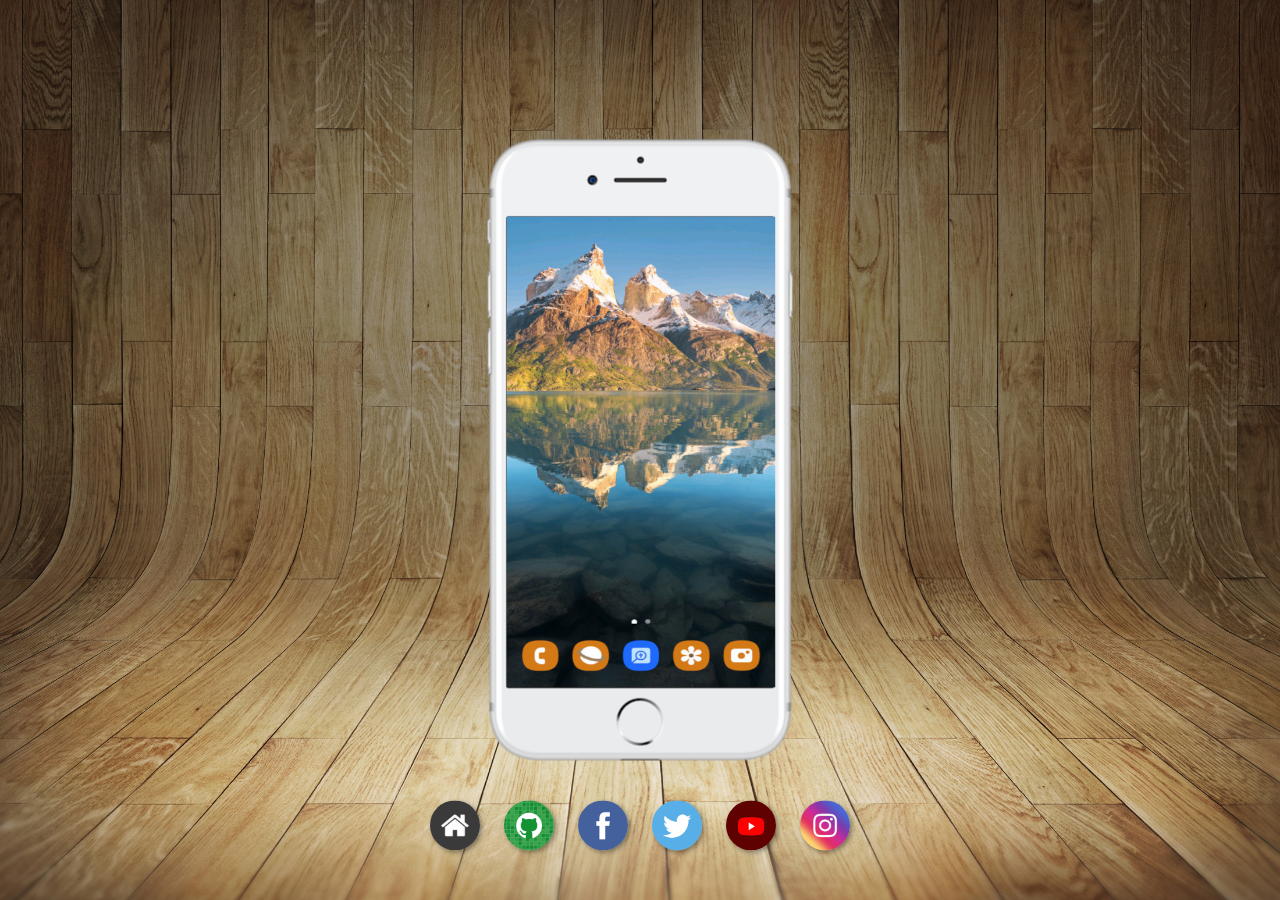
<file: index.html>
<!DOCTYPE html>
<html lang="pt-br">
<head>
    <meta charset="UTF-8">
    <meta name="viewport" content="width=device-width, initial-scale=1.0">
    <title>Midias Sociais</title>
    <link rel="shortcut icon" href="favicon.ico" type="image/x-icon">
<link rel="stylesheet" href="estilos/style.css">
</head>
<body>
    <main>
        <section id="telefone">
            <iframe src="home.html" name="tela" id="tela" frameborder="0"></iframe>
        </section>
        <section id="midias-sociais">
            <a href="home.html" target="tela"><img src="imagens/logo-home.jpg" alt="Home"></a>
            <a href="github.html" target="tela"><img src="imagens/logo-github.jpg" alt="GitHub"></a>
            <a href="facebook.html" target="tela"><img src="imagens/logo-facebook.jpg" alt="Facebook"></a>
            <a href="twitter.html" target="tela"><img src="imagens/logo-twitter.jpg" alt="Twitter"></a>
            <a href="youtube.html" target="tela"><img src="imagens/logo-youtube.jpg" alt="YouTube"></a>
            <a href="instagram.html" target="tela"><img src="imagens/logo-instagram.jpg" alt="Instagram"></a>
        </section>
    </main>
</body>
</html>
</file>
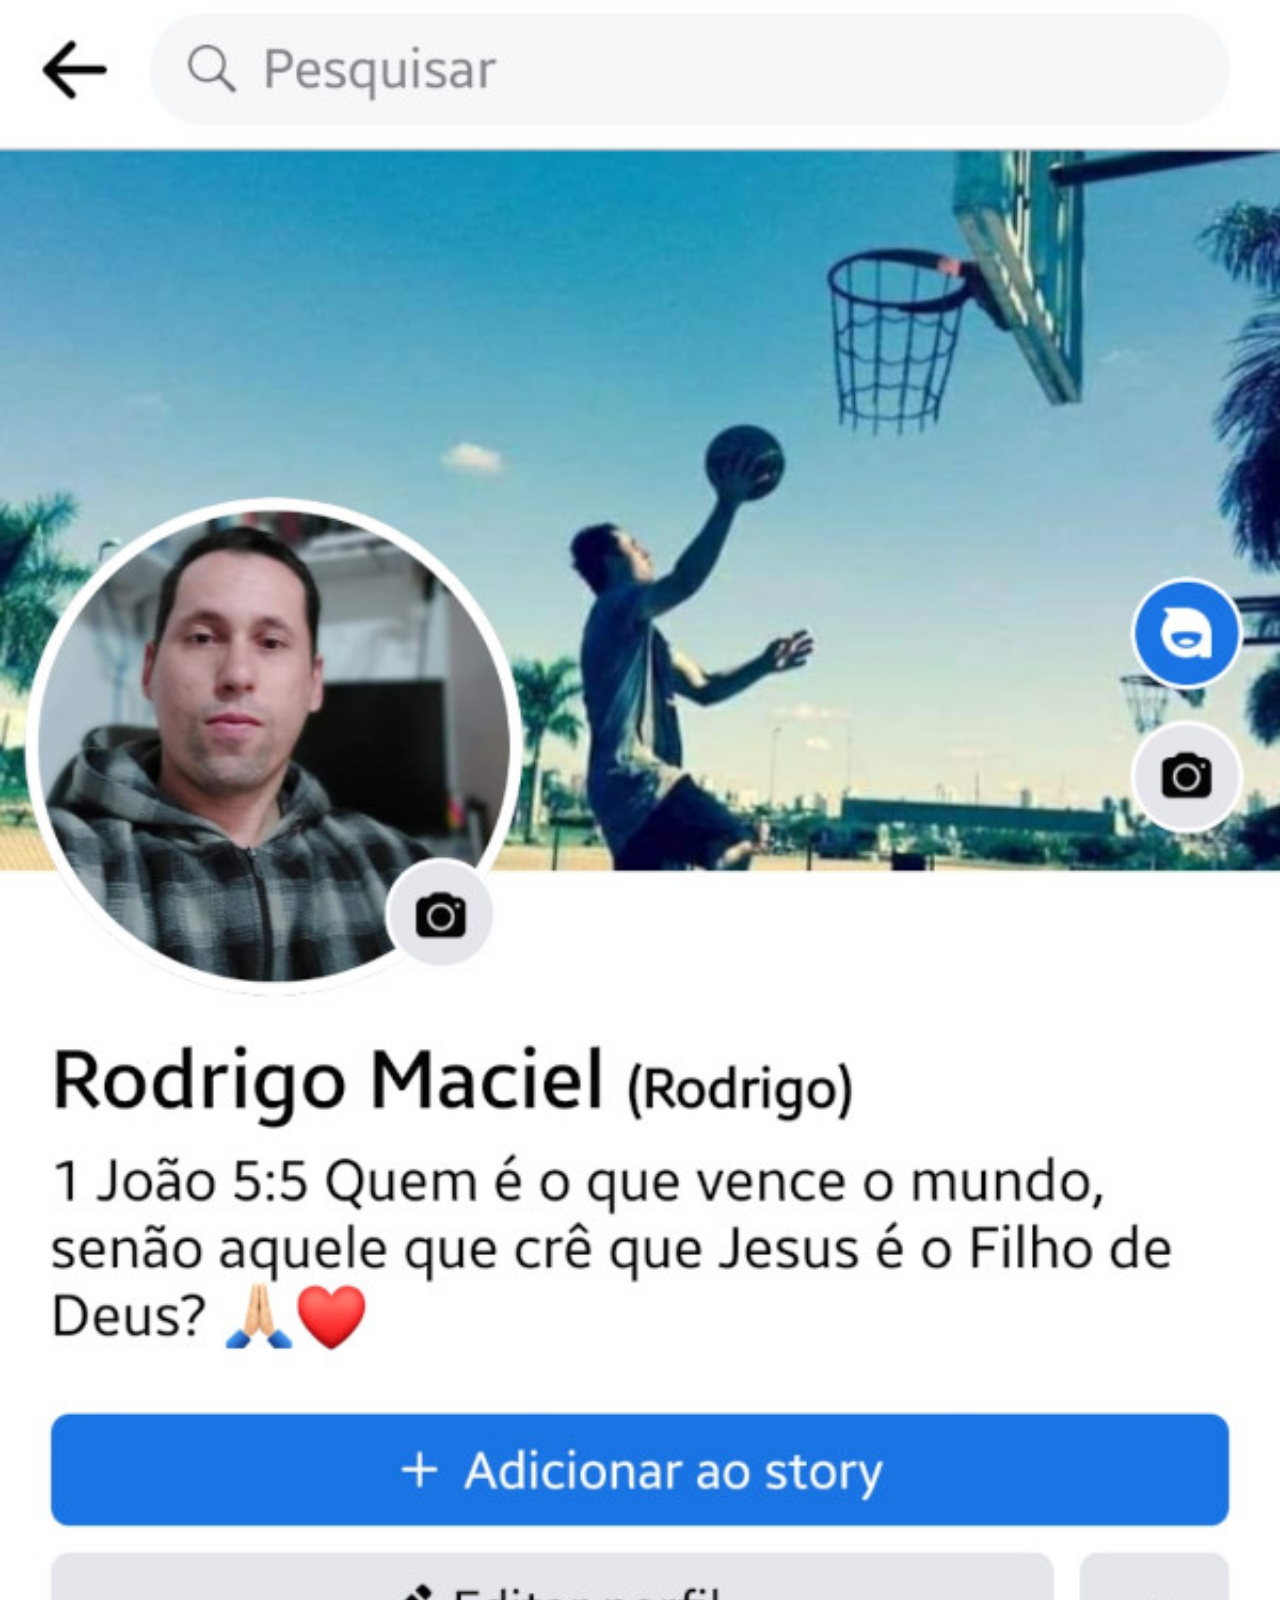
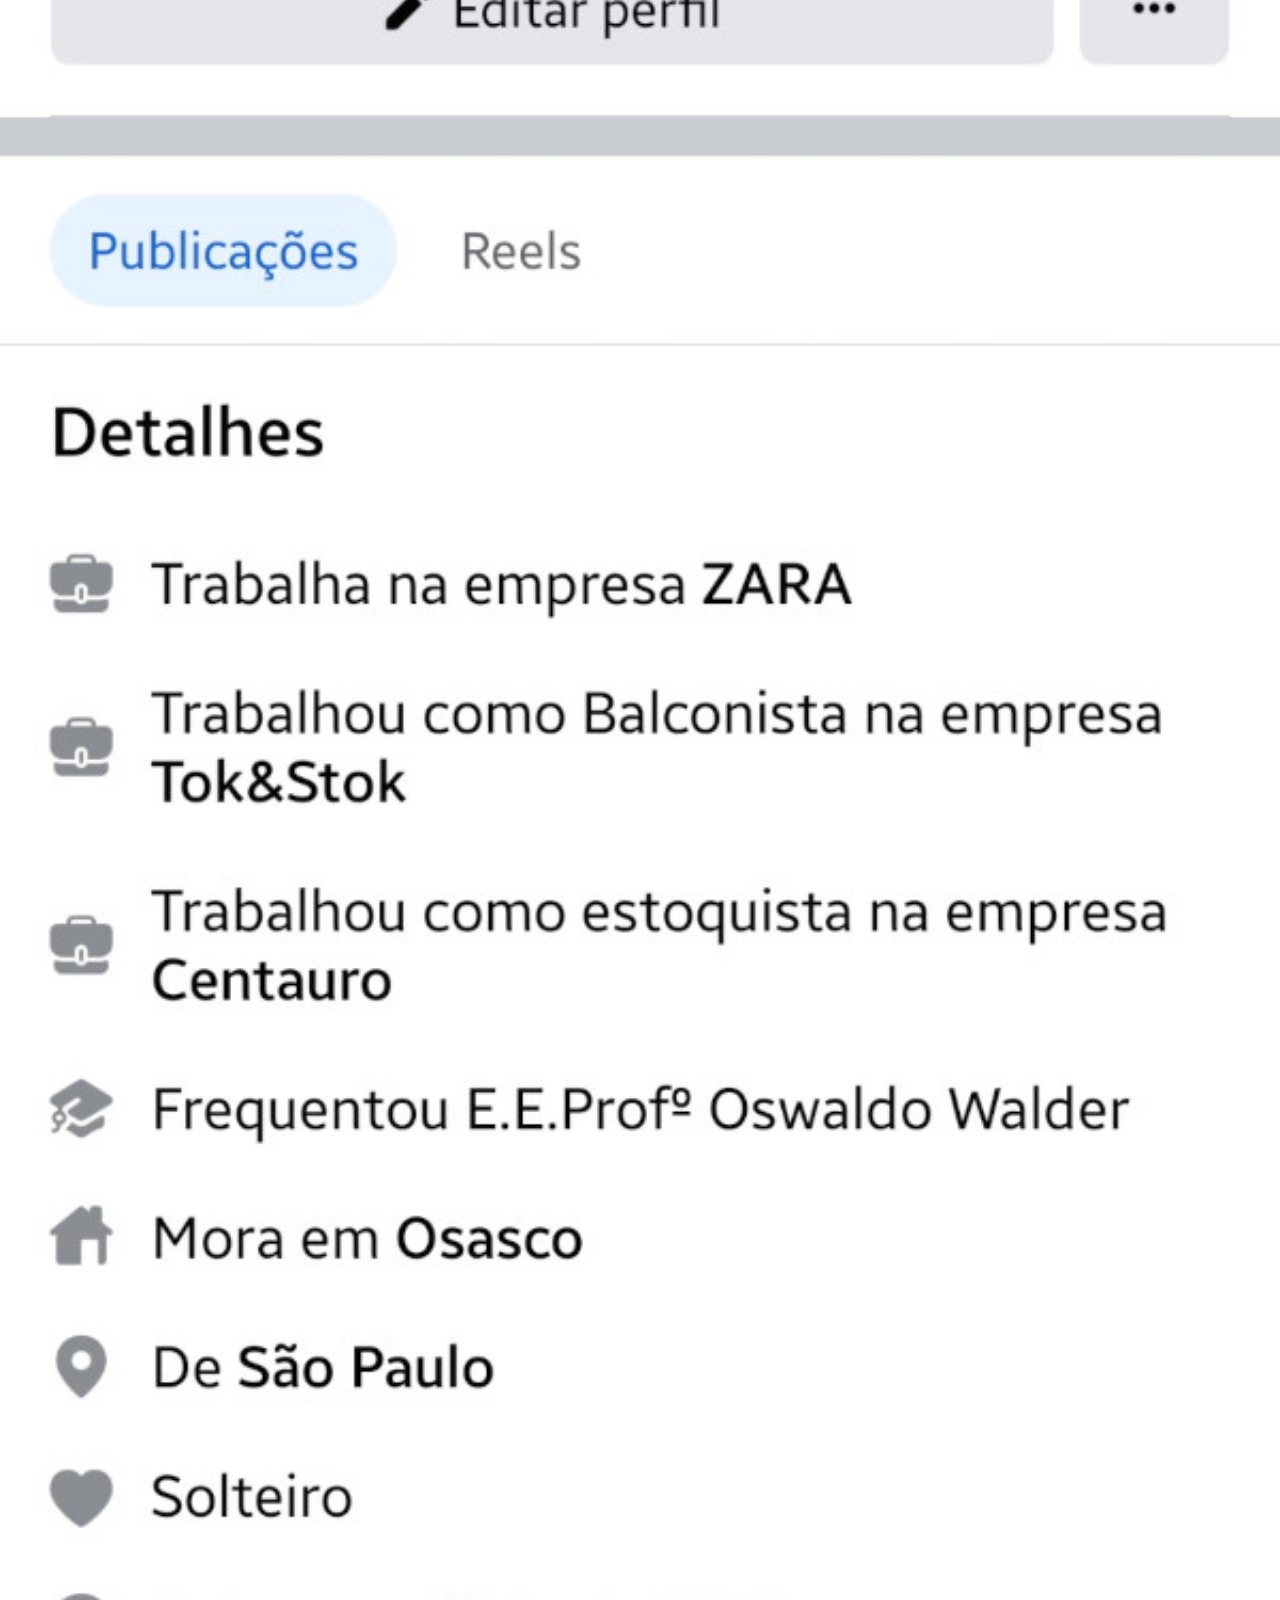
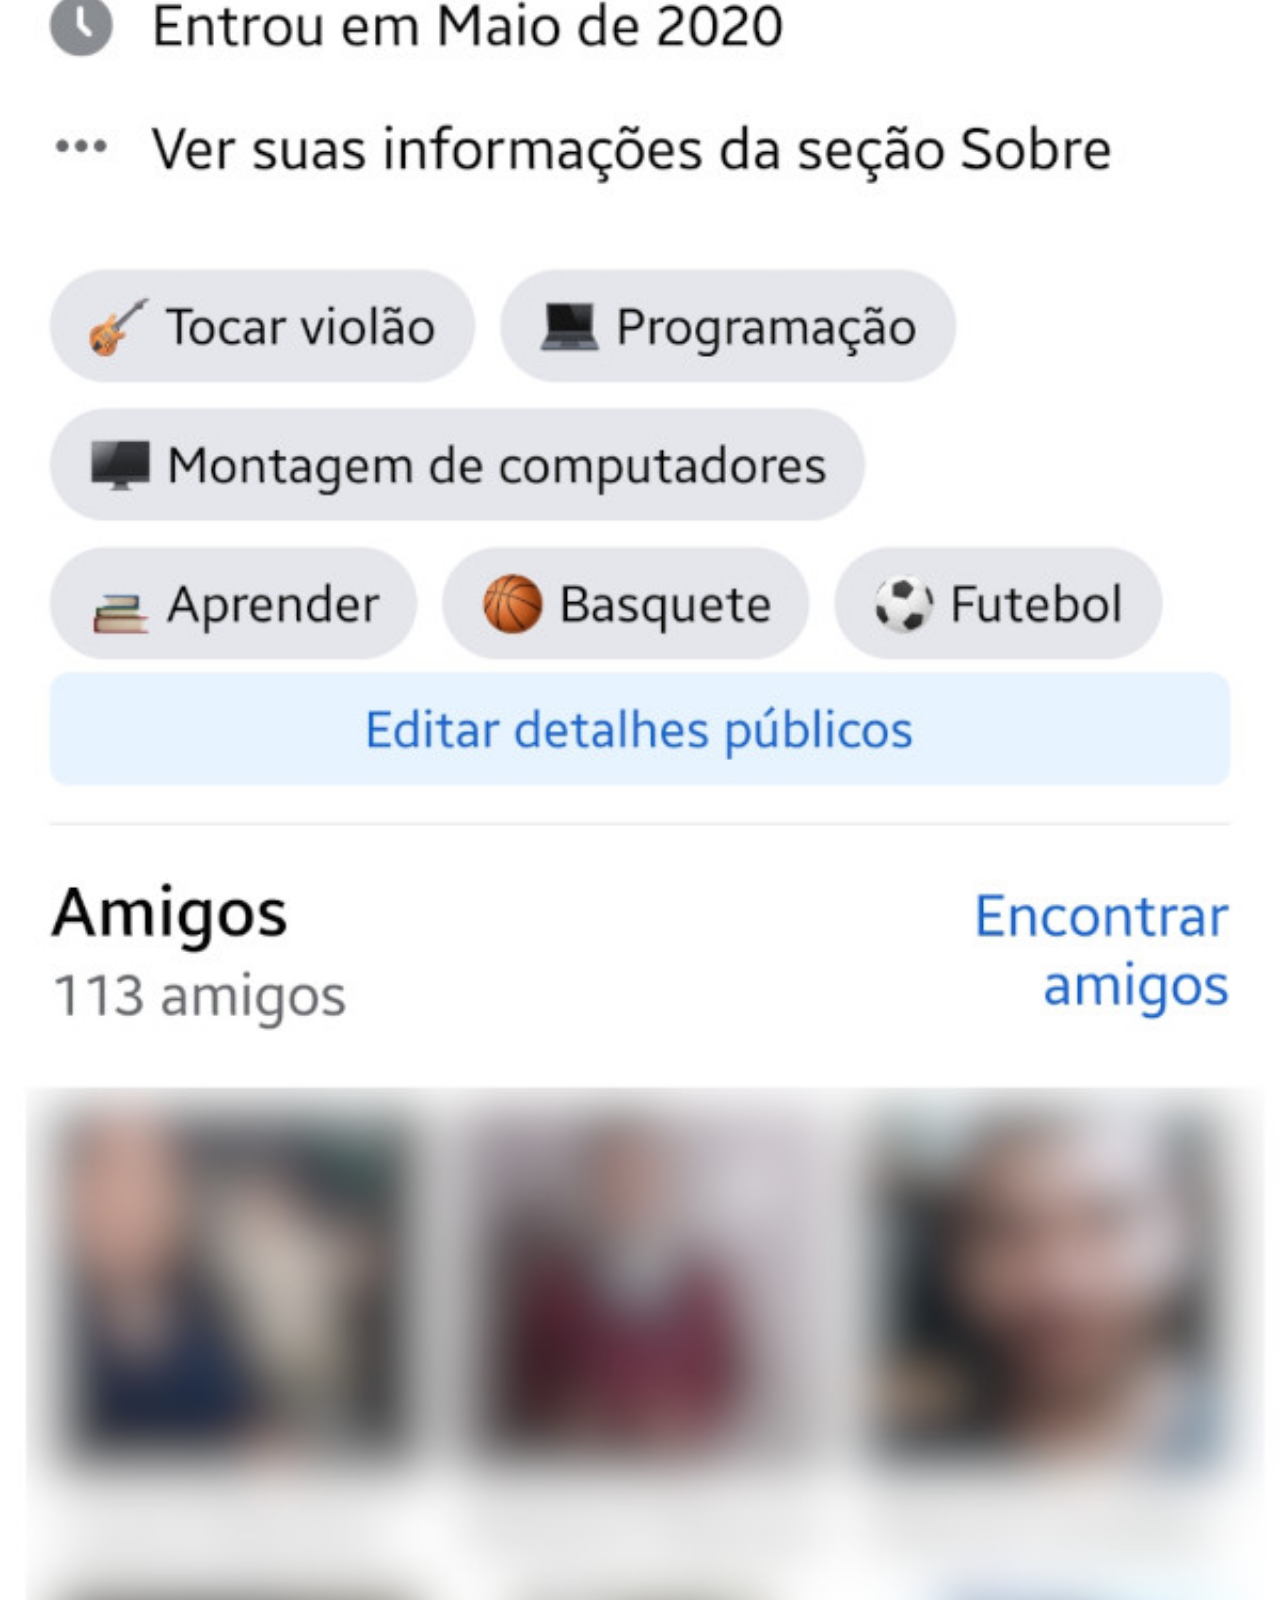
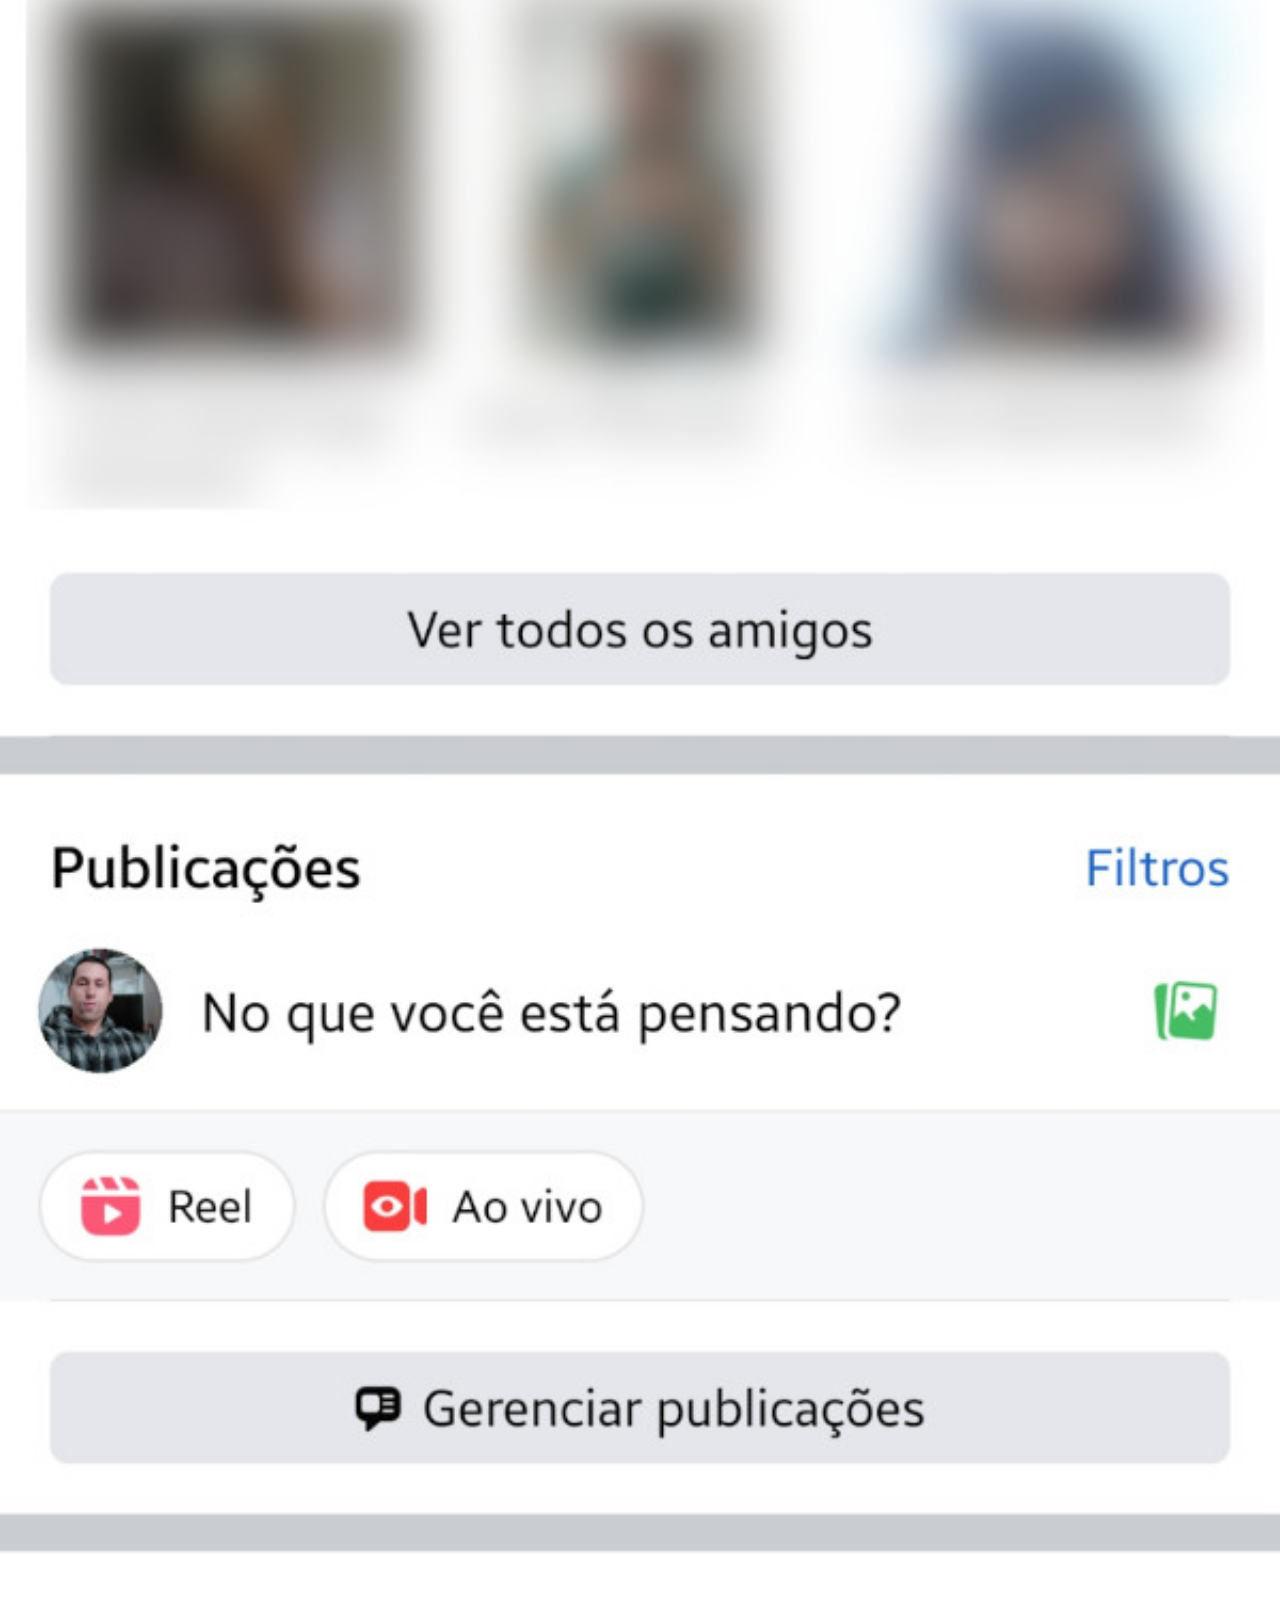
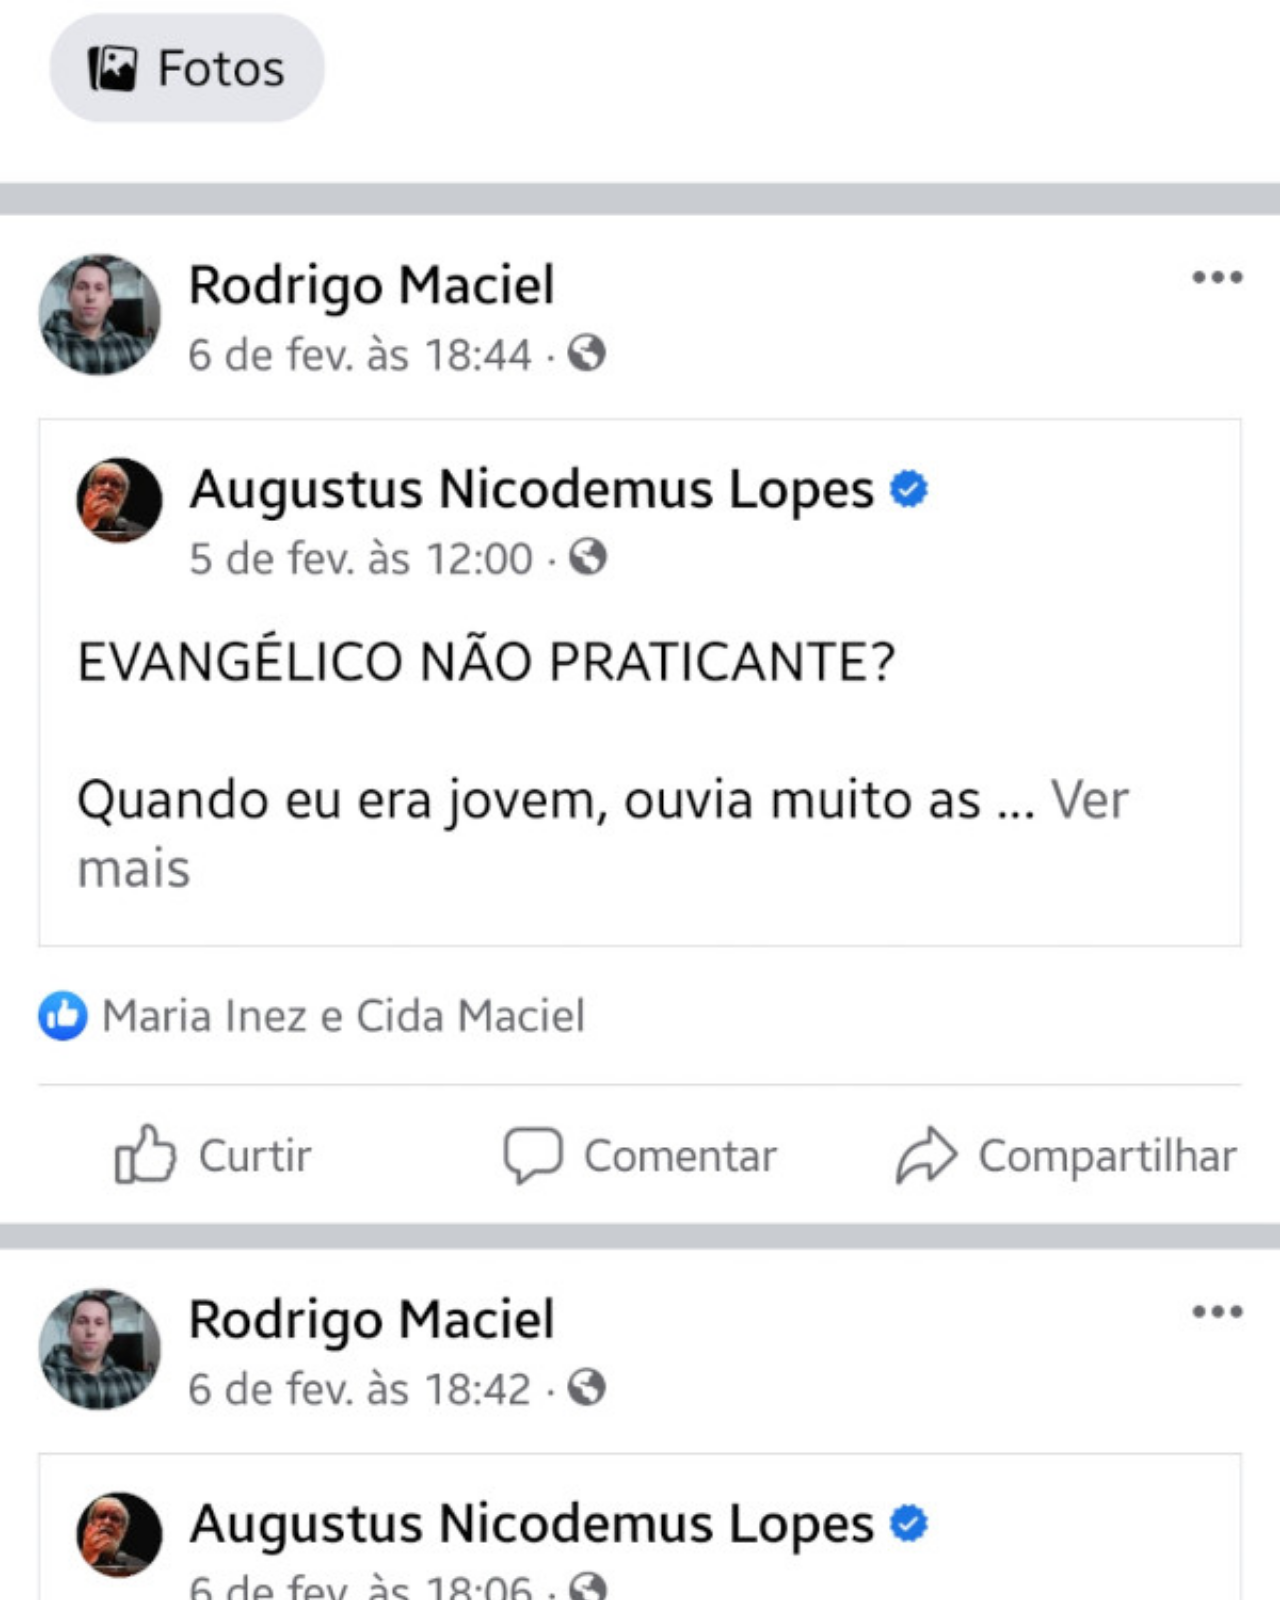
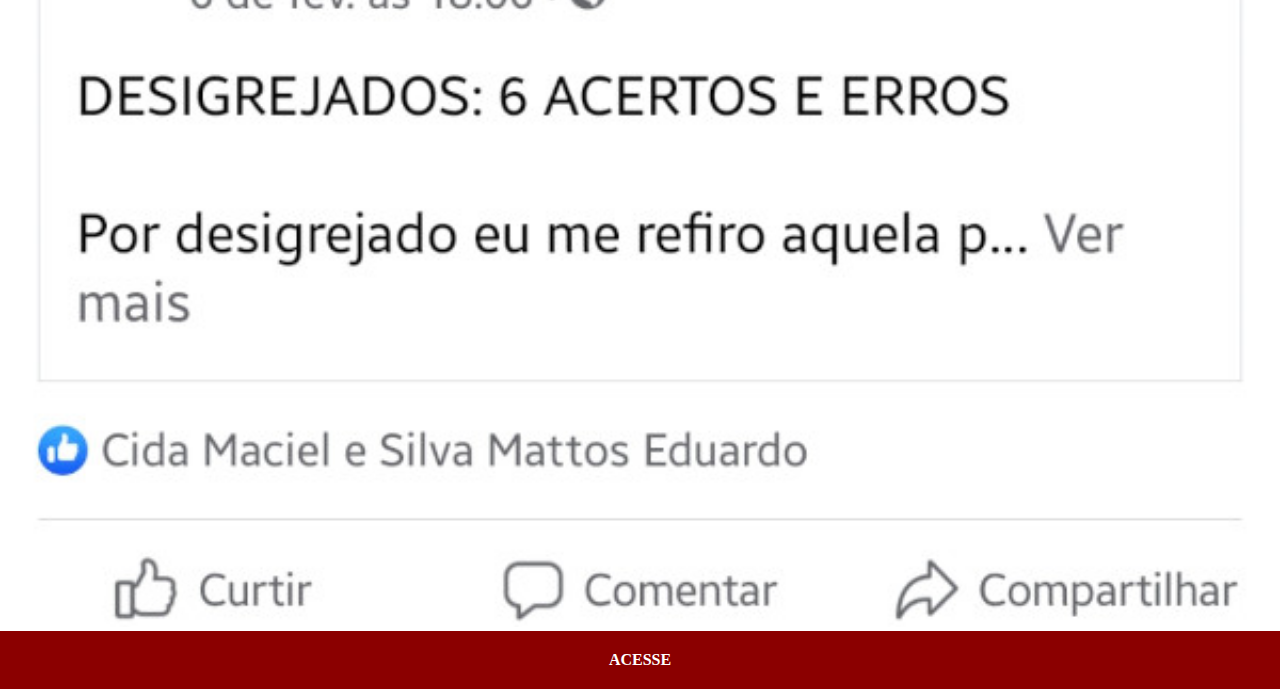
<file: facebook.html>
<!DOCTYPE html>
<html lang="pt-br">
<head>
    <meta charset="UTF-8">
    <meta name="viewport" content="width=device-width, initial-scale=1.0">
    <title>Document</title>
    <link rel="stylesheet" href="estilos/social.css">
</head>
<body>
    <img src="imagens/tela-facebook.jpg" alt="Facebook">
    <a href="https://www.facebook.com/rodrigomacsousa" target="_blank">ACESSE</a>
</body>
</html>
</file>
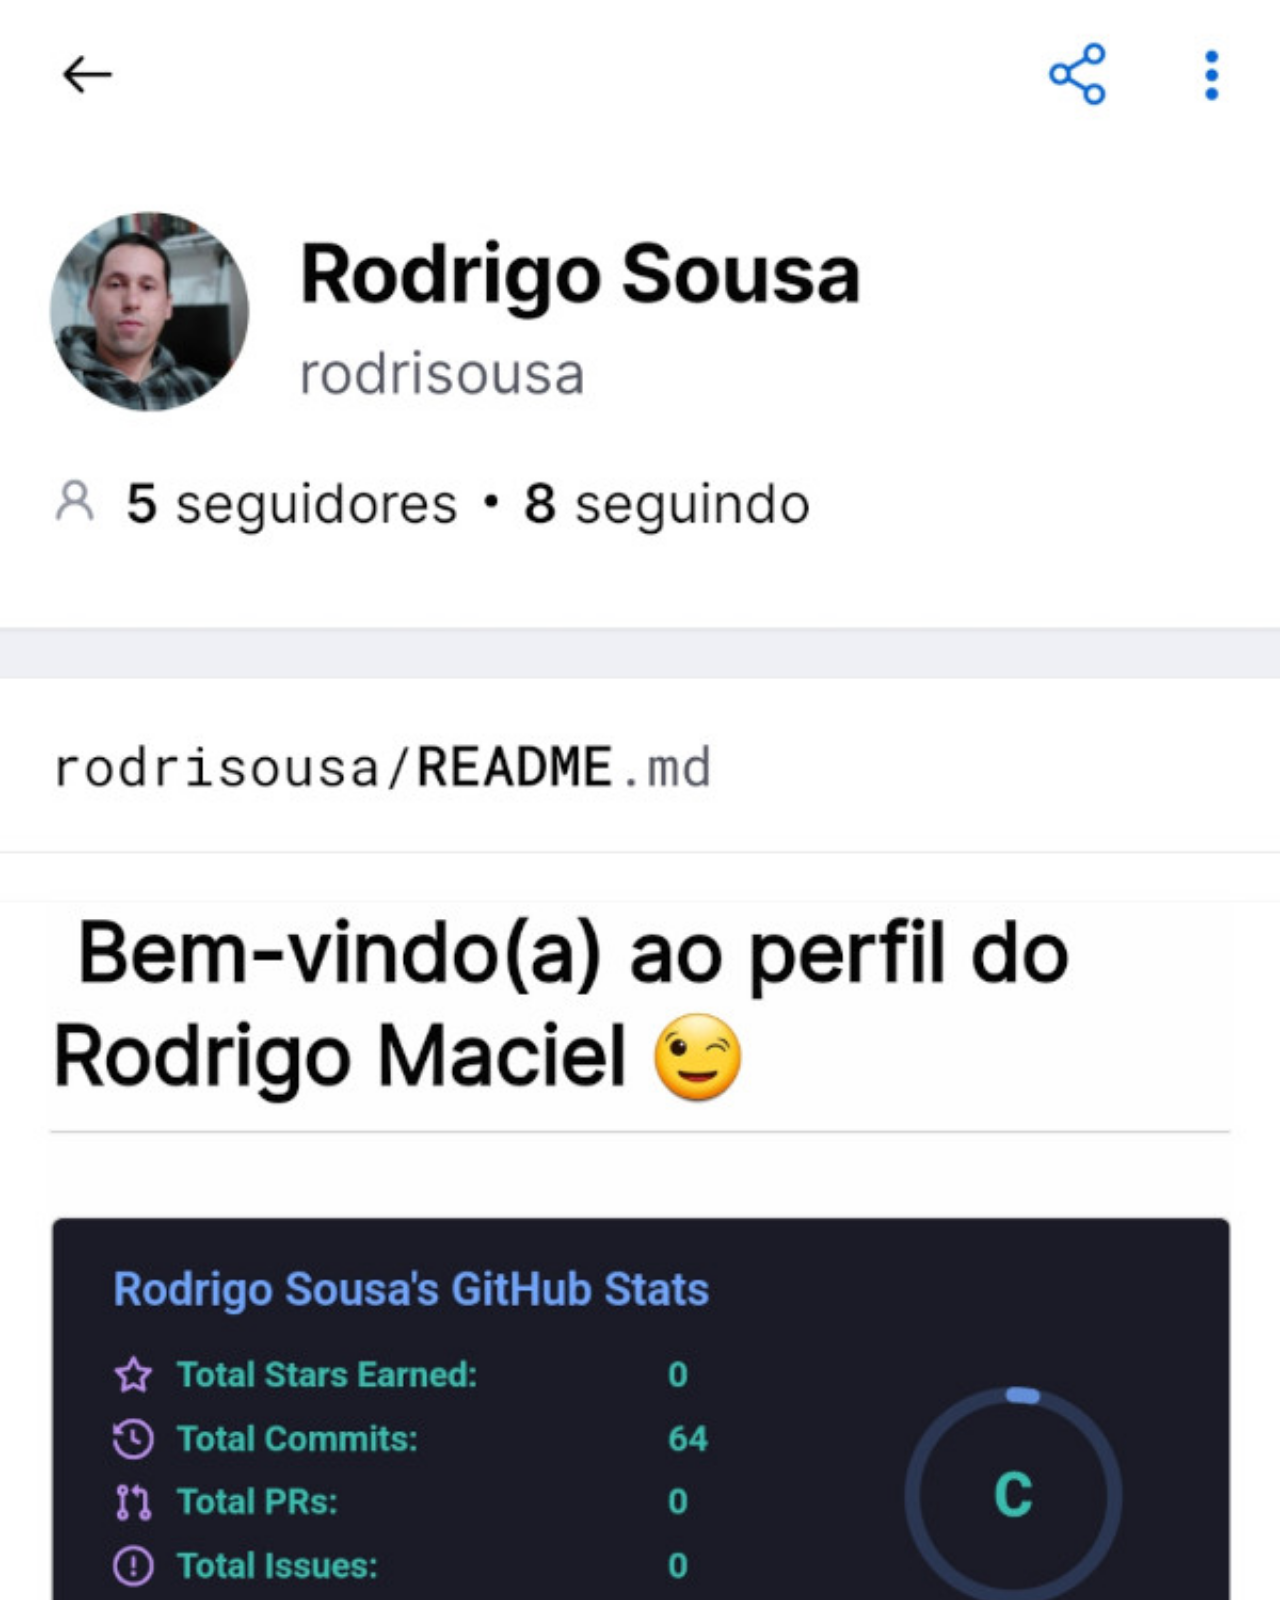
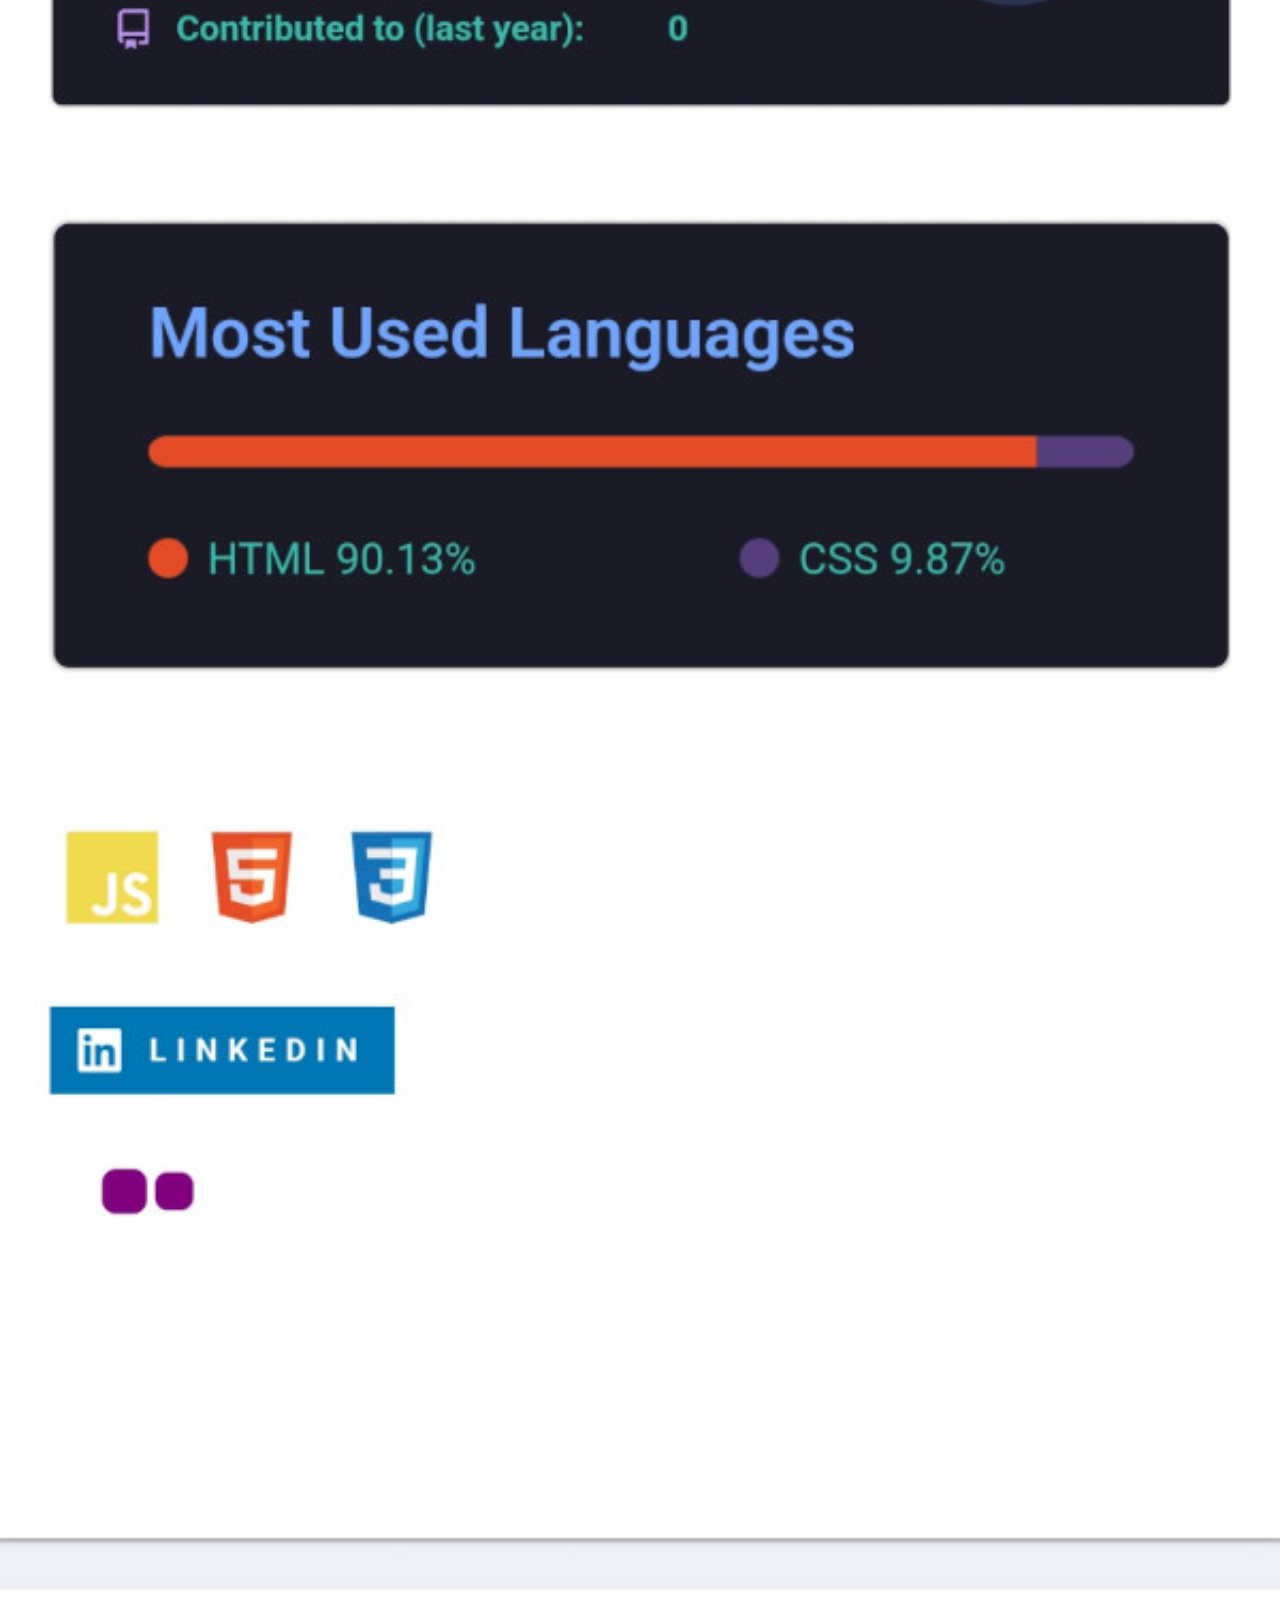
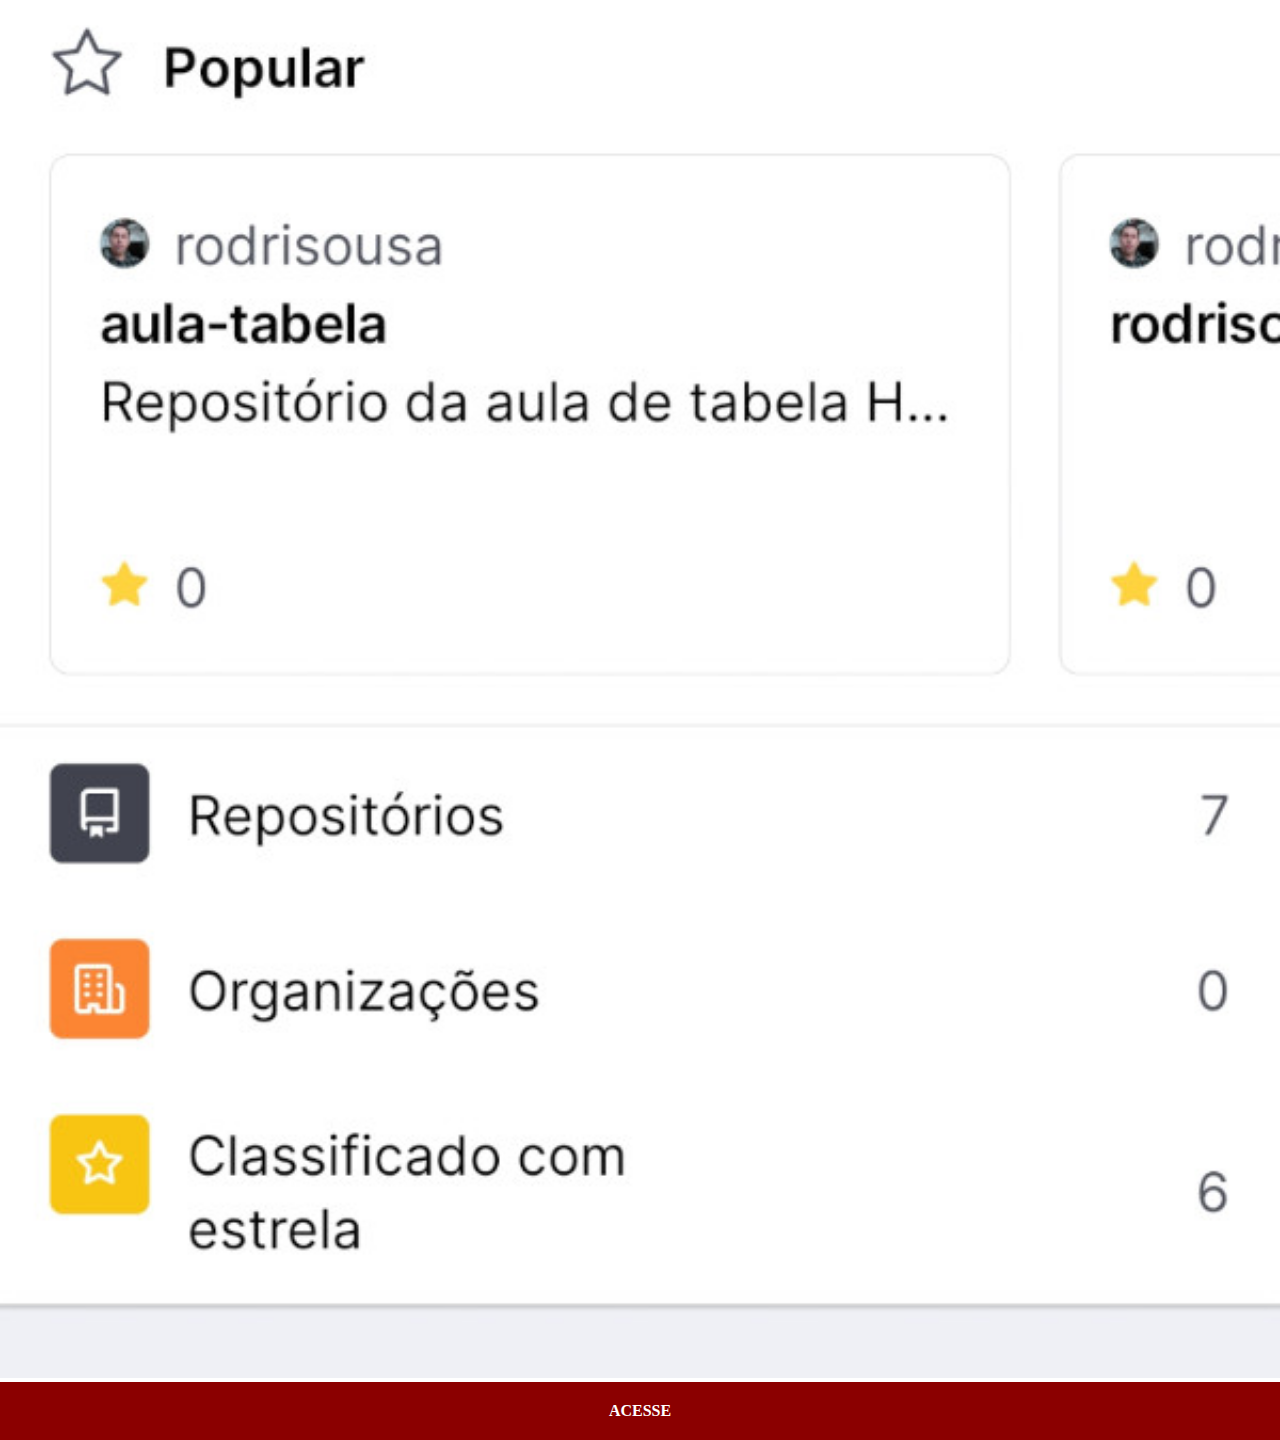
<file: github.html>
<!DOCTYPE html>
<html lang="pt-br">
<head>
    <meta charset="UTF-8">
    <meta name="viewport" content="width=device-width, initial-scale=1.0">
    <title>Document</title>
    <link rel="stylesheet" href="estilos/social.css">
</head>
<body>
    <img src="imagens/tela-github.jpg" alt="GitHub">
    <a href="https://github.com/rodrisousa" target="_blank">ACESSE</a>
</body>
</html>
</file>
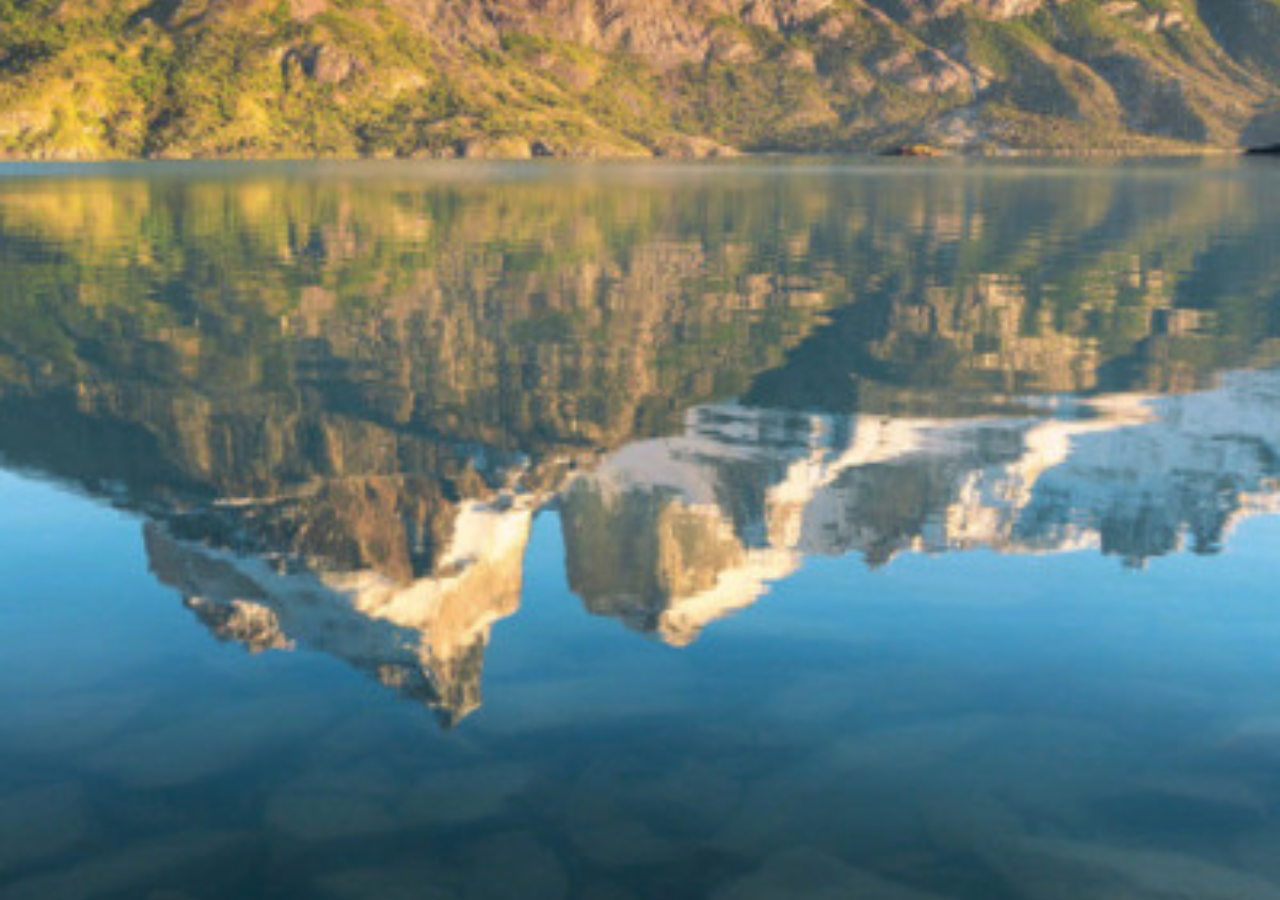
<file: home.html>
<!DOCTYPE html>
<html lang="pt-br">
<head>
    <meta charset="UTF-8">
    <meta name="viewport" content="width=device-width, initial-scale=1.0">
    <title>Home</title>
    <style>
        * {
            margin: 0px;
            padding: 0px;
        }

        body {
            height: 100vh;
            width: 100vw;
            background: url(imagens/tela-home.jpg) center center/cover no-repeat;
        }
    </style>
</head>
<body>
    
</body>
</html>
</file>
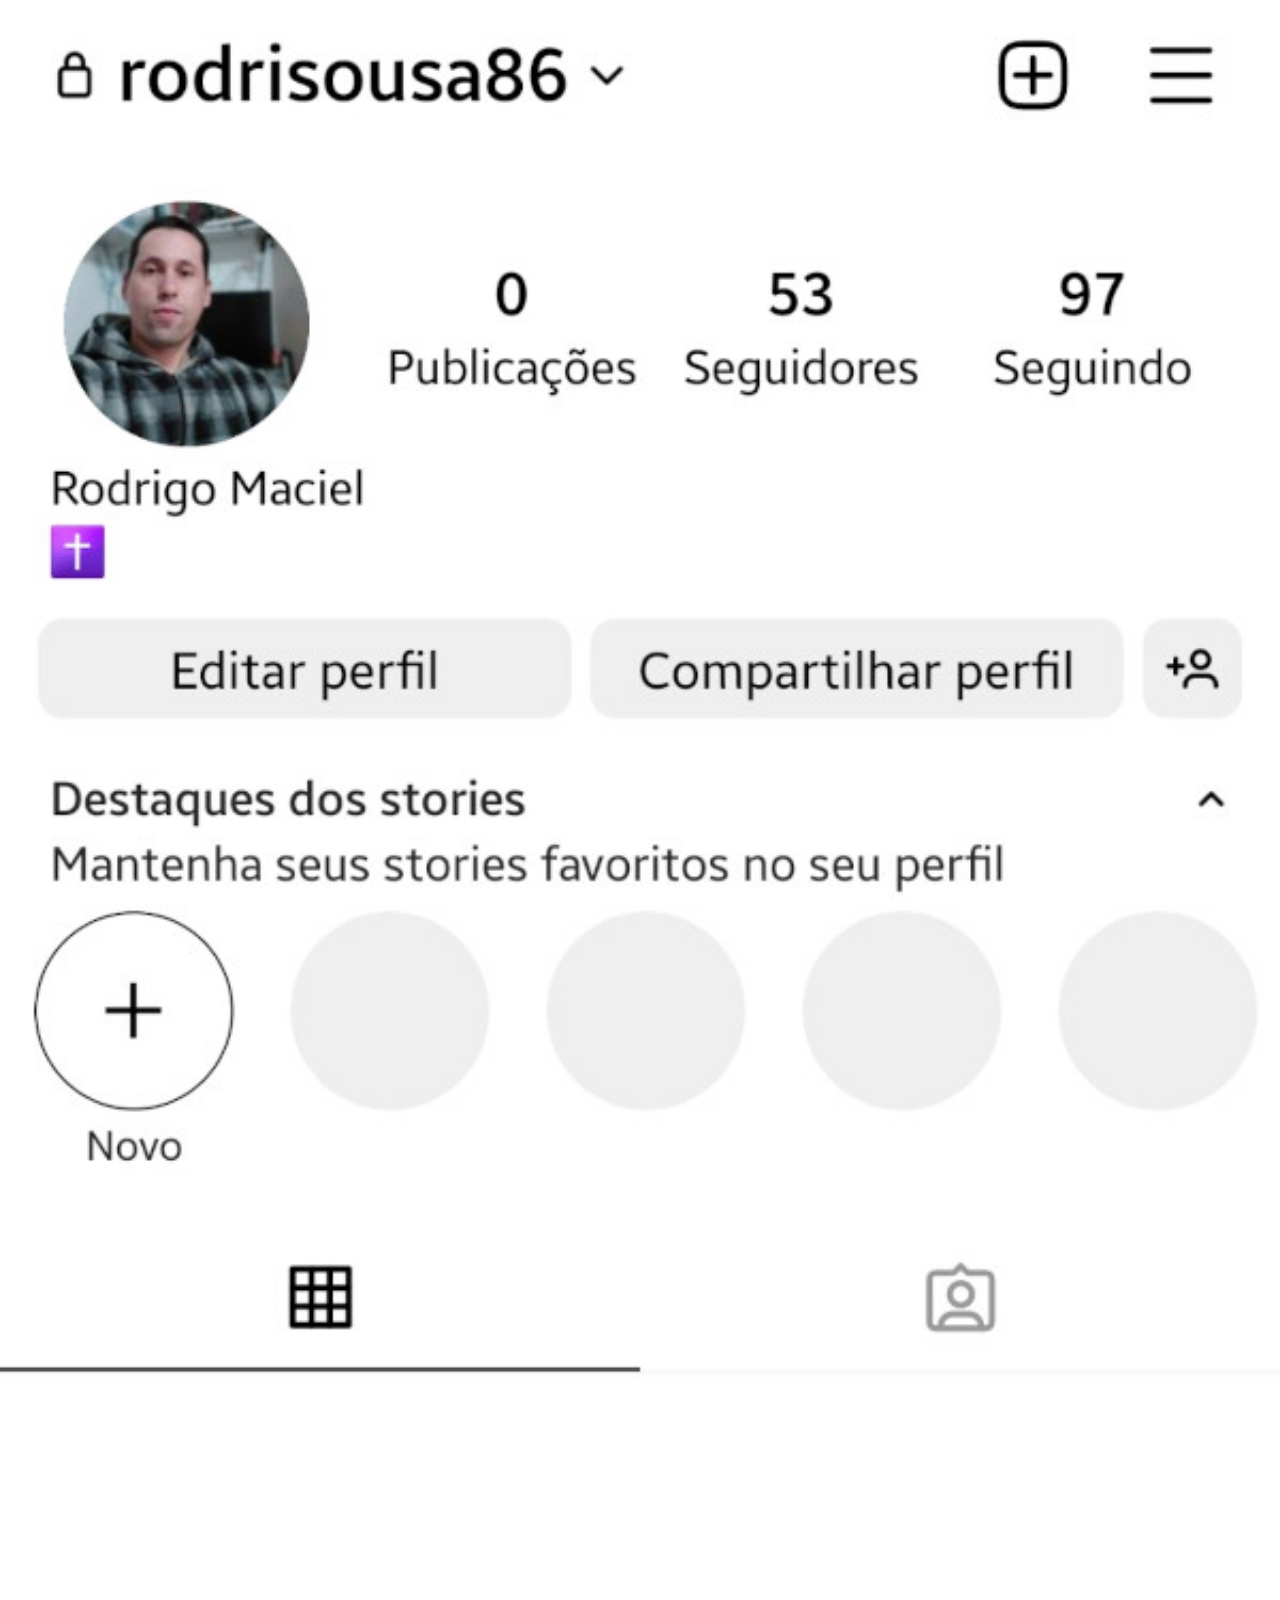
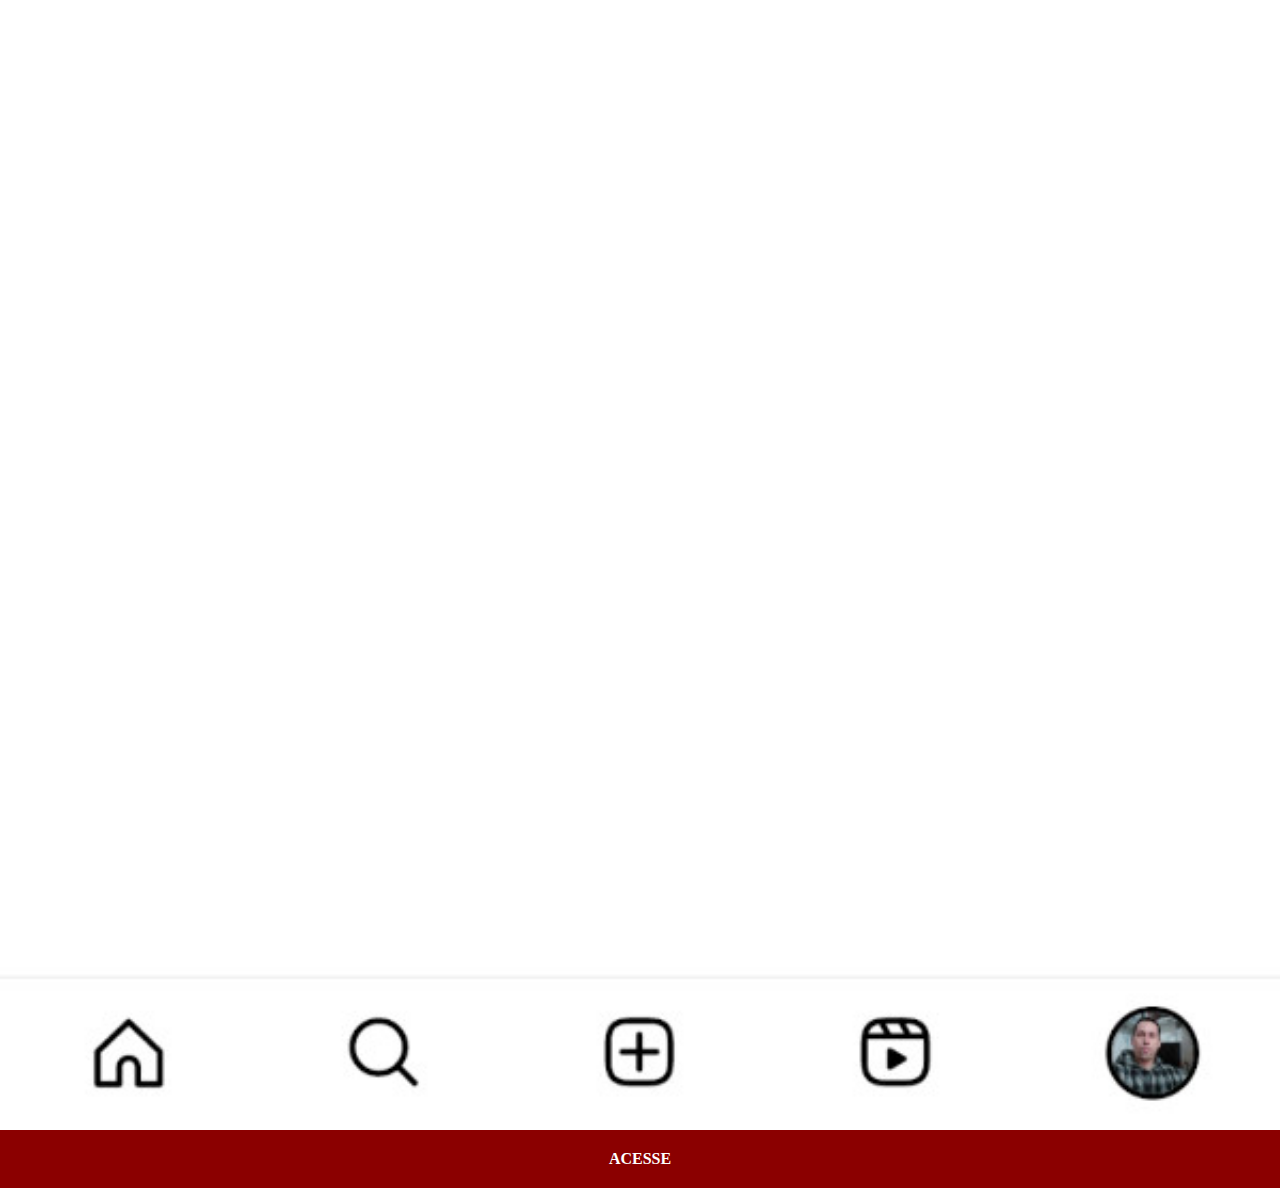
<file: instagram.html>
<!DOCTYPE html>
<html lang="pt-br">
<head>
    <meta charset="UTF-8">
    <meta name="viewport" content="width=device-width, initial-scale=1.0">
    <title>Document</title>
    <link rel="stylesheet" href="estilos/social.css">
</head>
<body>
    <img src="imagens/tela-instagram.jpg" alt="Instagram">
    <a href="https://www.instagram.com/rodrisousa86/" target="_blank">ACESSE</a>
</body>
</html>
</file>
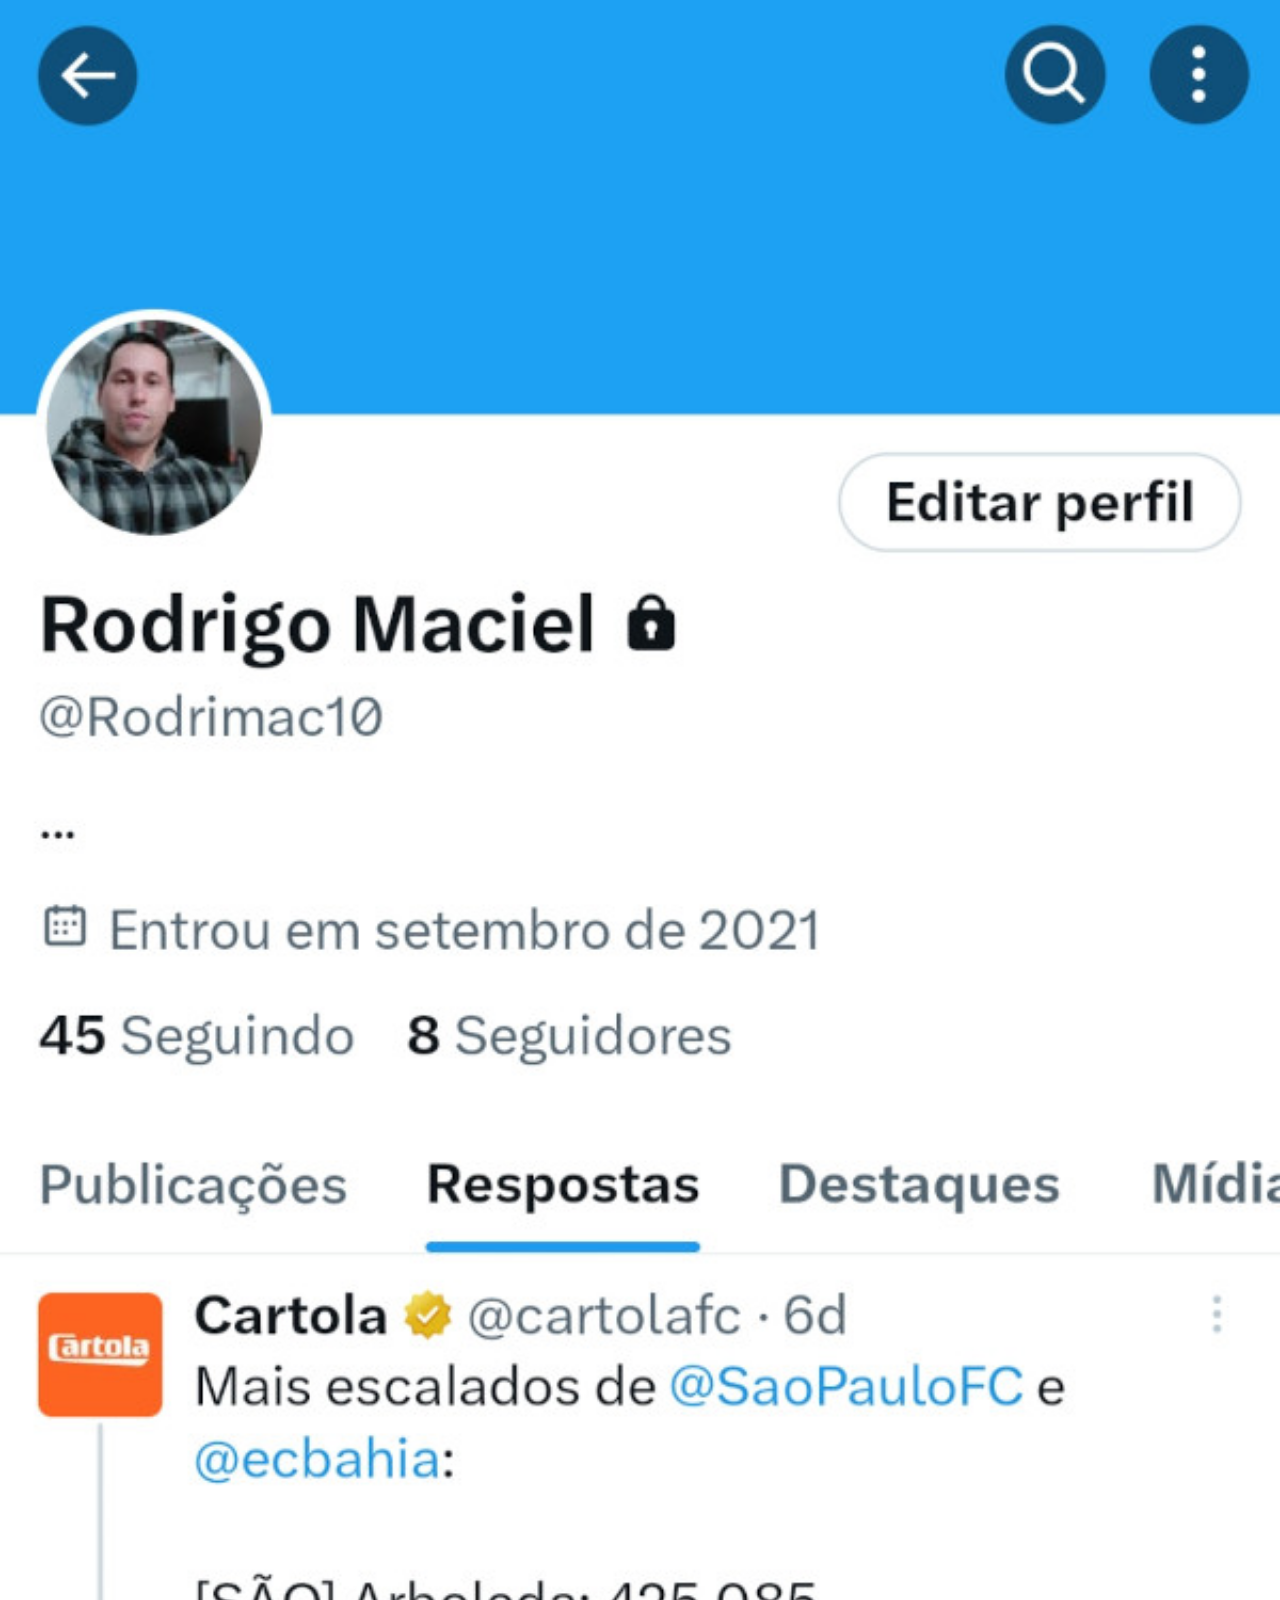
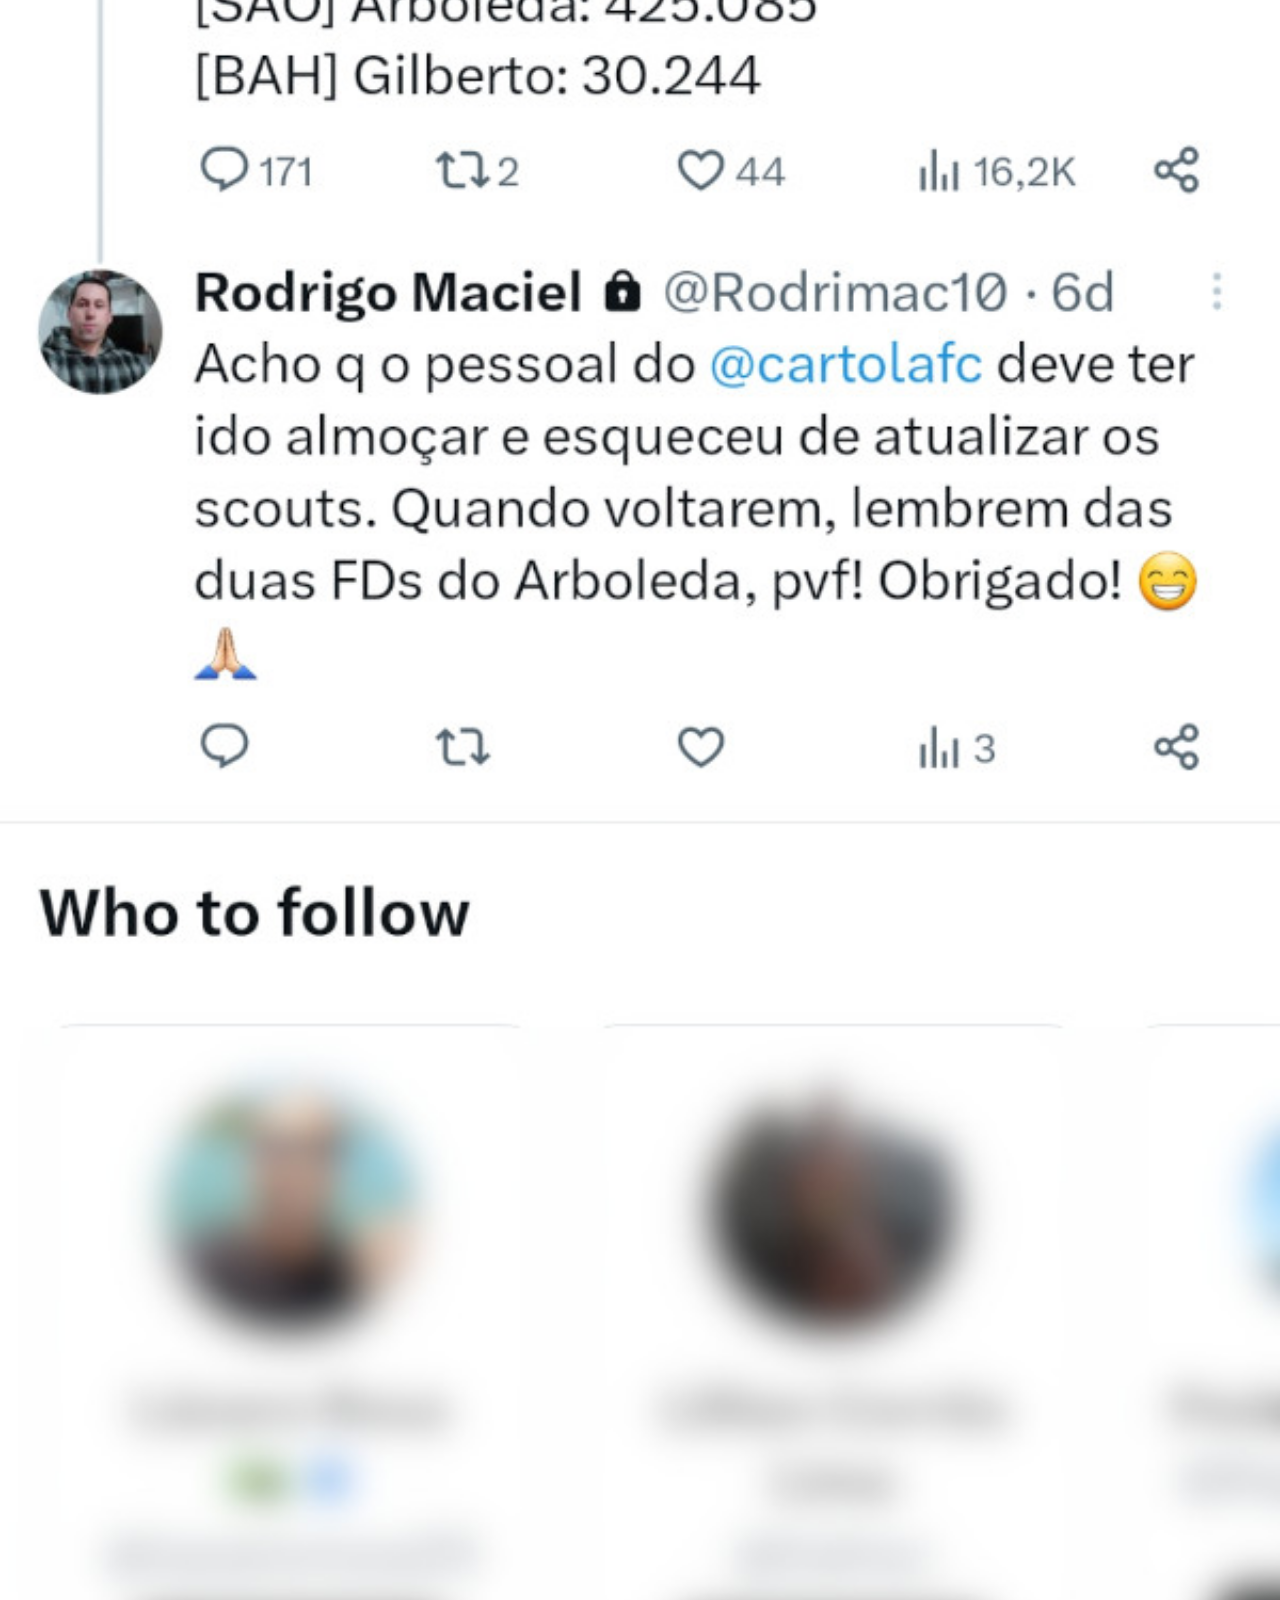
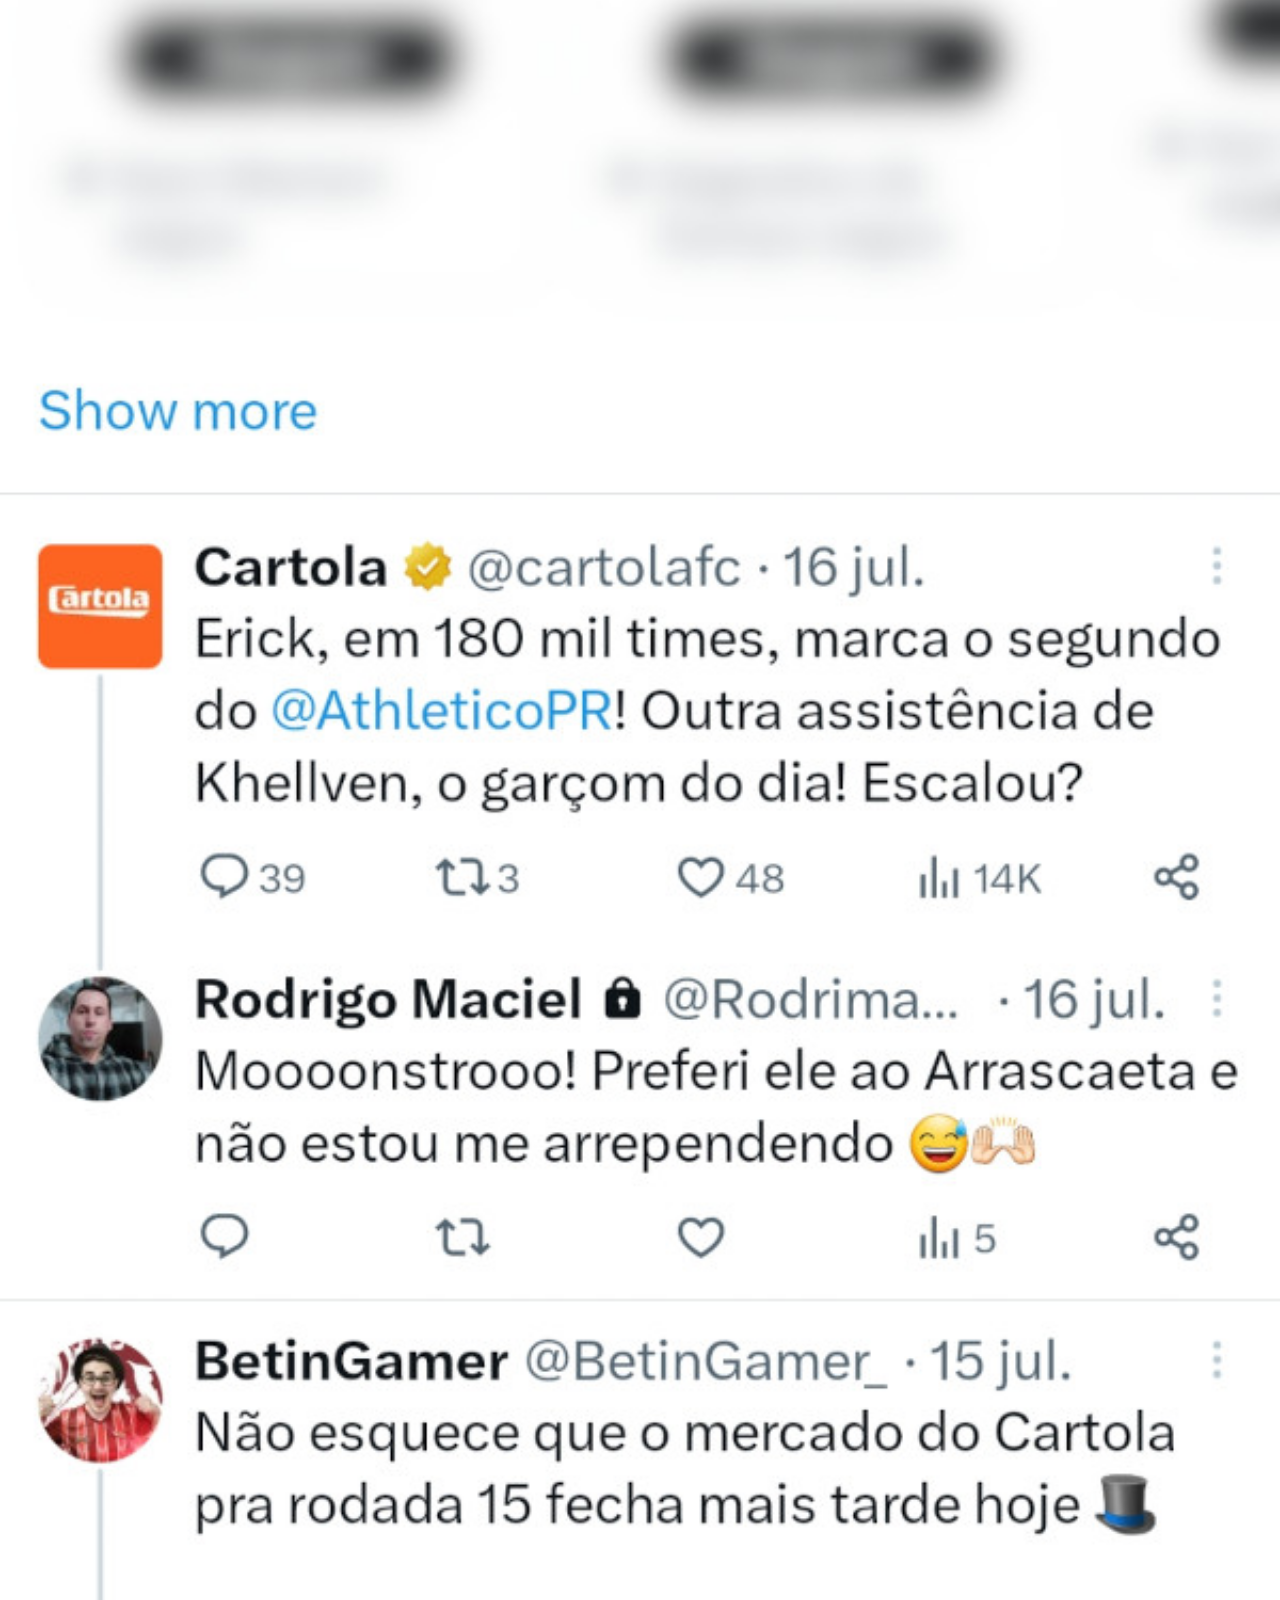
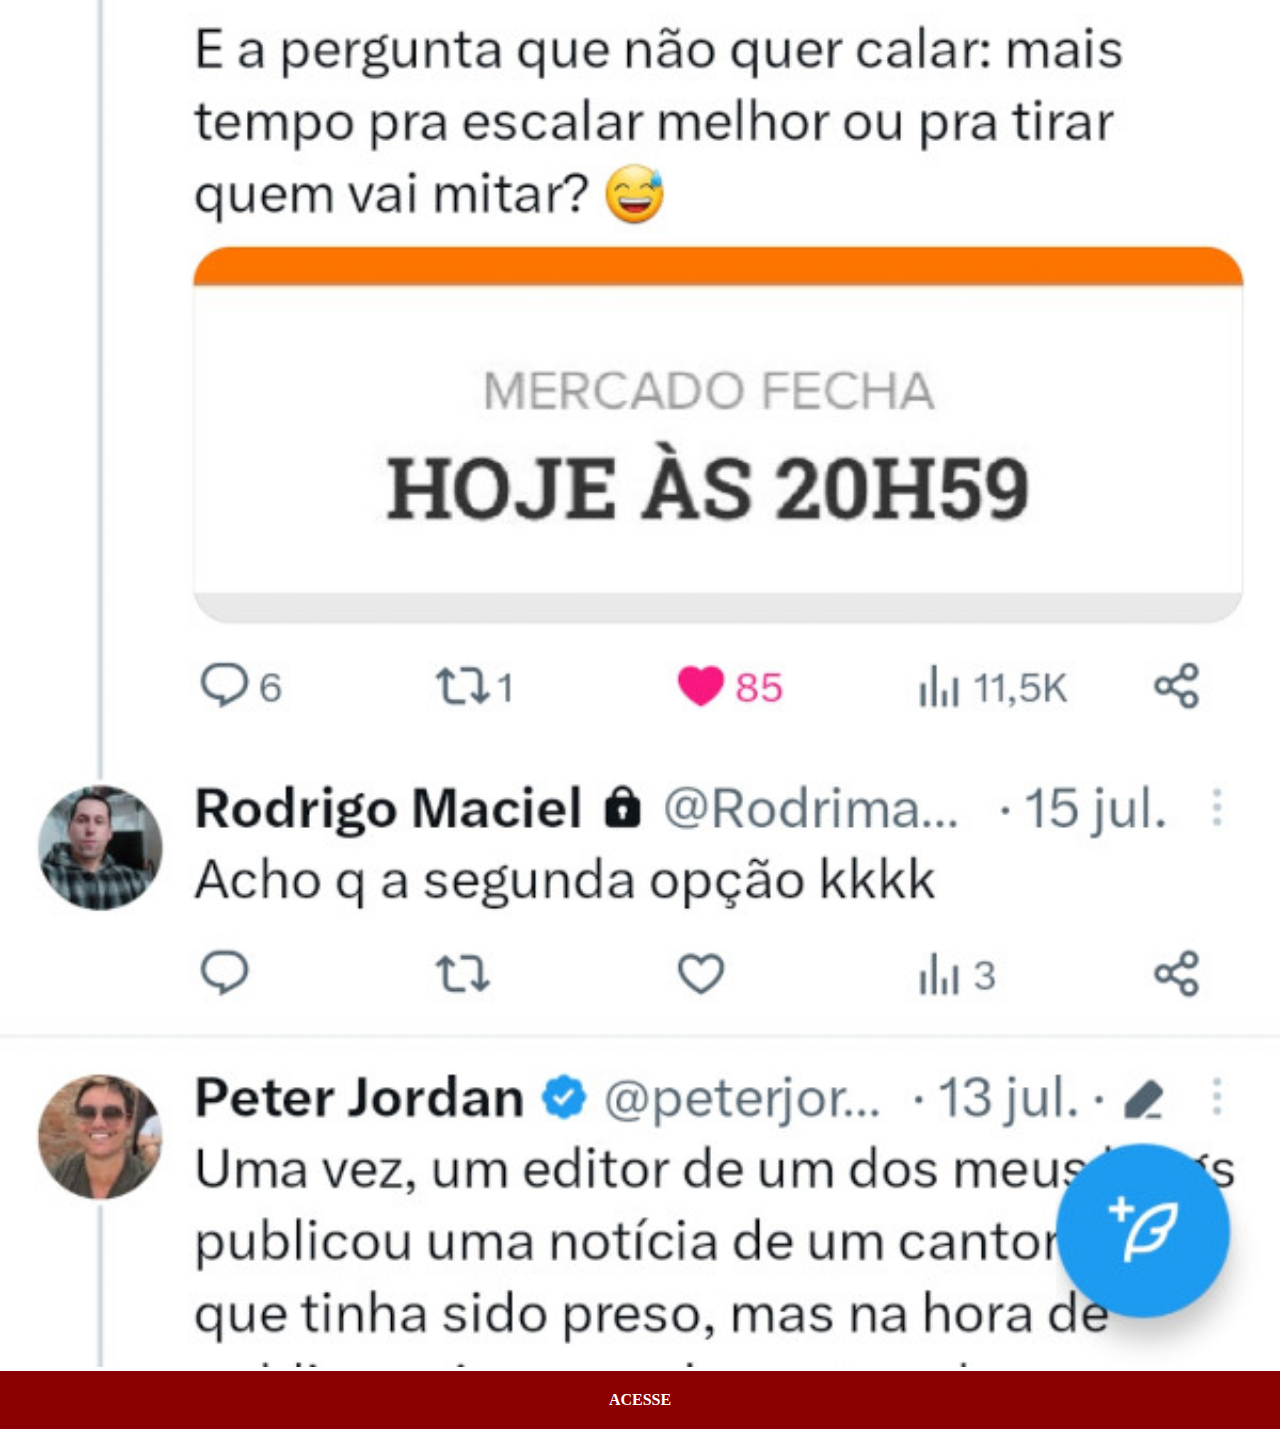
<file: twitter.html>
<!DOCTYPE html>
<html lang="pt-br">
<head>
    <meta charset="UTF-8">
    <meta name="viewport" content="width=device-width, initial-scale=1.0">
    <title>Document</title>
    <link rel="stylesheet" href="estilos/social.css">
</head>
<body>
    <img src="imagens/tela-twitter.jpg" alt="Twitter">
    <a href="https://twitter.com/Rodrimac10" target="_blank">ACESSE</a>
</body>
</html>
</file>
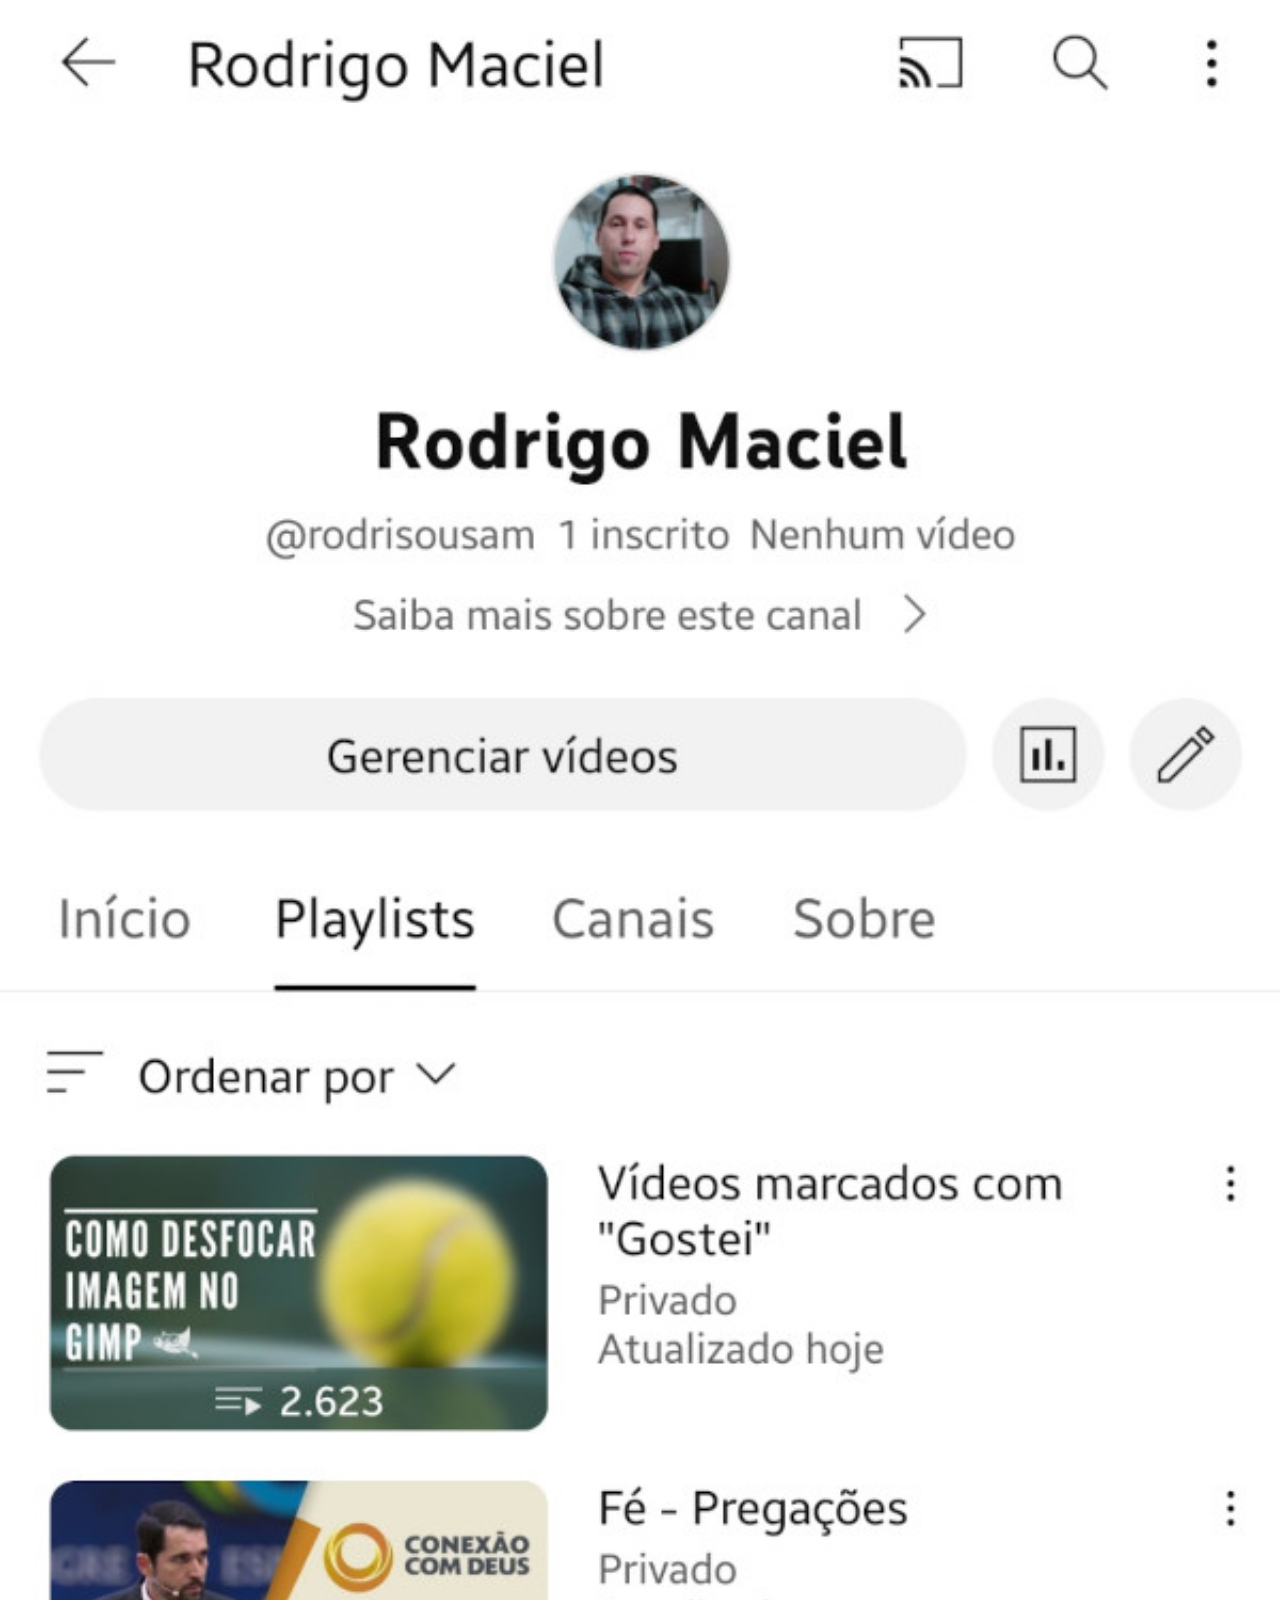
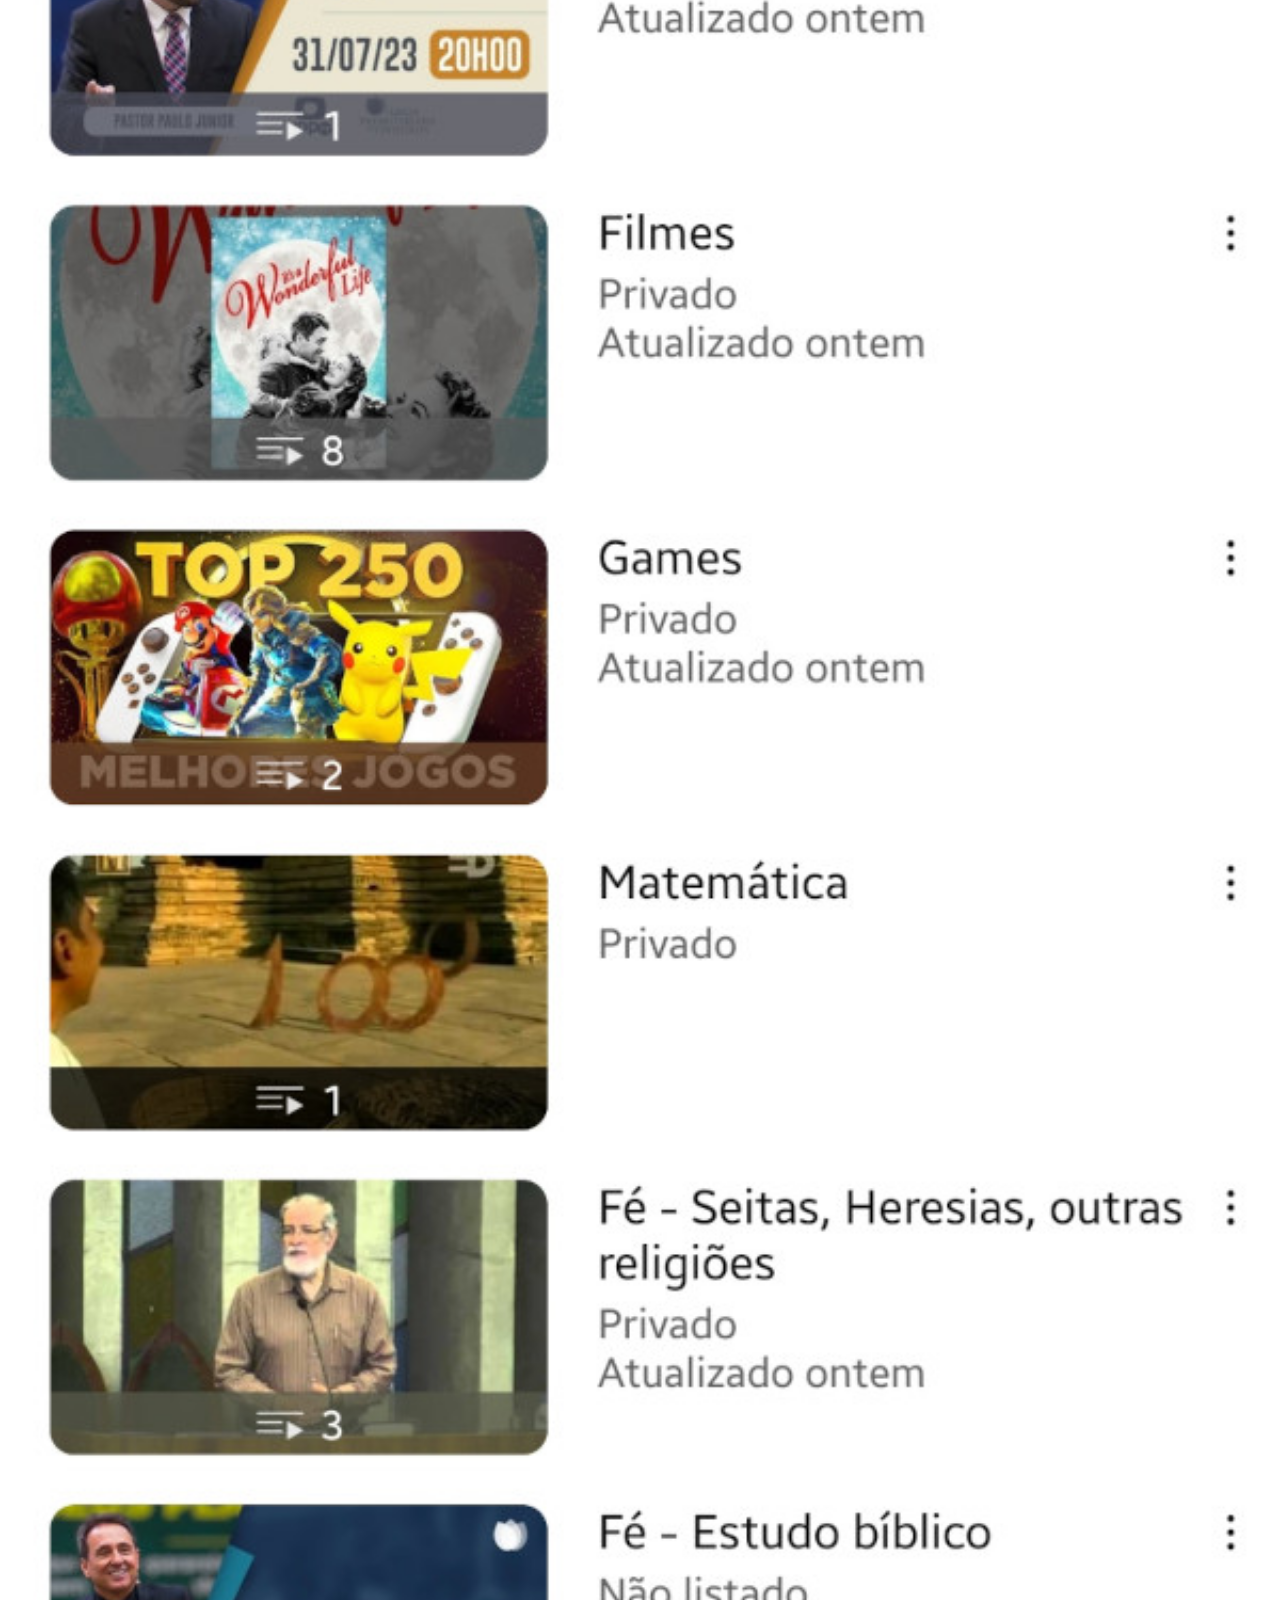
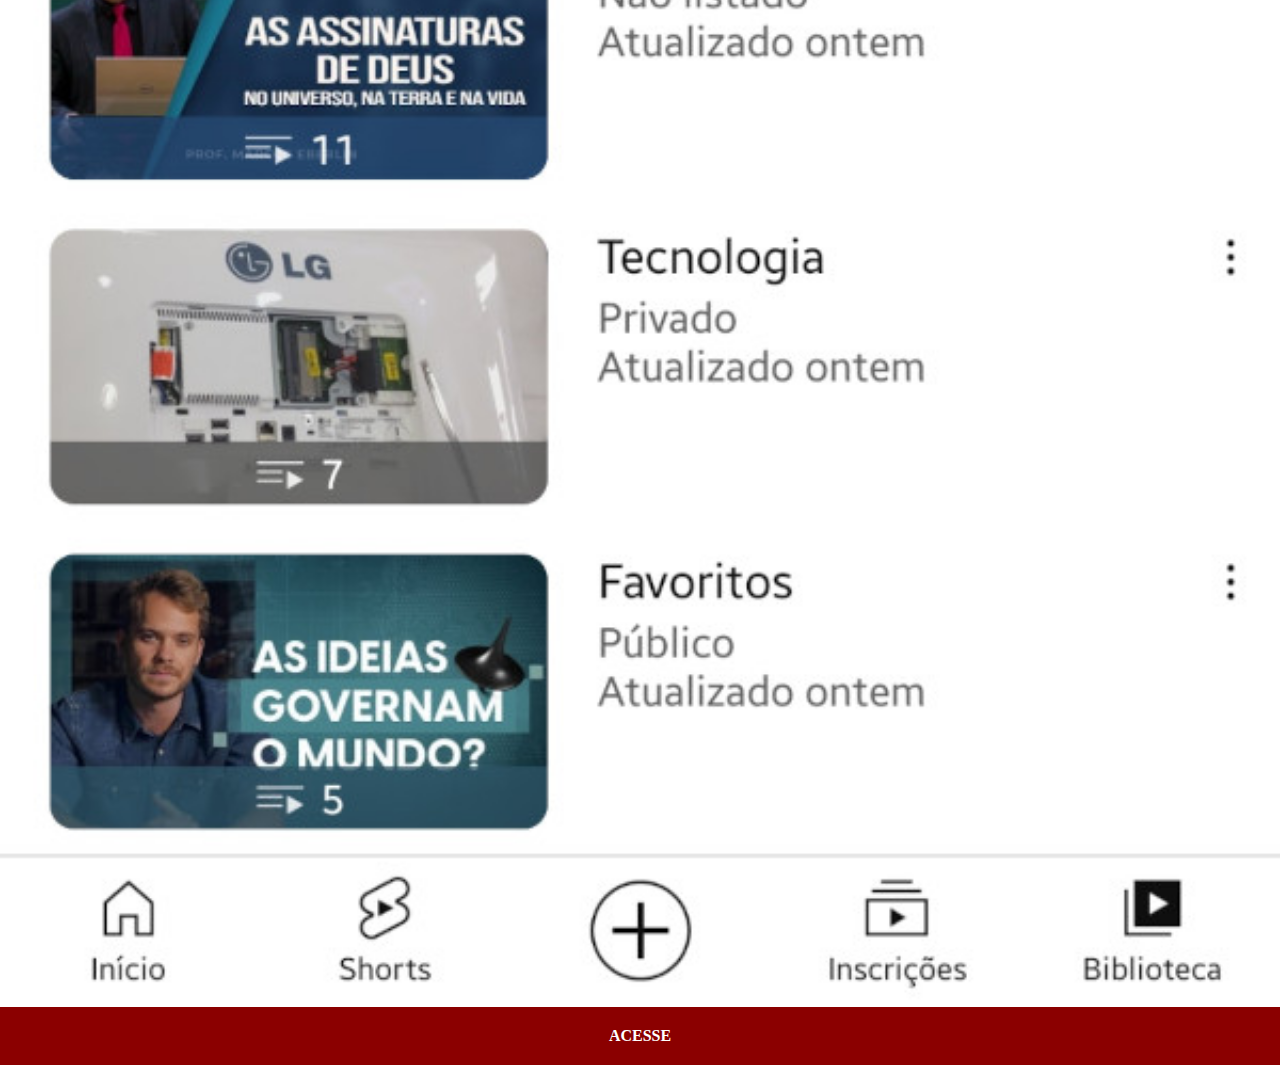
<file: youtube.html>
<!DOCTYPE html>
<html lang="pt-br">
<head>
    <meta charset="UTF-8">
    <meta name="viewport" content="width=device-width, initial-scale=1.0">
    <title>Document</title>
    <link rel="stylesheet" href="estilos/social.css">
</head>
<body>
    <img src="imagens/tela-youtube.jpg" alt="YouTube">
    <a href="https://www.youtube.com/@rodrisousam/" target="_blank">ACESSE</a>
</body>
</html>
</file>
<file: estilos/style.css>
@charset "UTF-8";

* {
    margin: 0px;
    padding: 0px;
}

html, body {
    height: 100vh;
    width: 100vw;
}

body {
    background: black url(../imagens/fundo-madeira.jpg) center center/cover no-repeat fixed;
}

main {
    position: relative;
    height: 100vh;
}

section#telefone {
    position: absolute;
    top: 50%;
    left: 50%;
    transform: translate(-50%, -50%);

    background: url(../imagens/frame-iphone.png) no-repeat;
    height: 627px;
    width: 311px;
}

section#midias-sociais {
    position: absolute;
    top: 50%;
    left: 50%;
    transform: translate(-50%, 460%);
}

section#midias-sociais img {
    width: 50px;
    margin: 10px;
    border-radius: 50%;
    box-shadow: 2px 2px 5px rgba(0, 0, 0, 0.400);
    box-sizing: border-box;
}

section#midias-sociais img:hover {
    border: 2px solid rgba(255, 255, 255, 0.623);
    transform: translate(0%, 20%);
    box-shadow: 5px 5px 10px rgba(0, 0, 0, 0.603);
    transition: transform .3s, border .3s;
}

iframe#tela {
    position: relative;
    top: 80px;
    left: 22px;
    width: 269px;
    height: 471px;
}
</file>
<file: estilos/social.css>
* {
    margin: 0px;
    padding: 0px;
}

::-webkit-scrollbar {
    width: 0px;
    height: 0px;
}

img {
    width: 100vw;
}

a {
    display: block;
    background-color: darkred;
    text-align: center;
    text-decoration: none;
    color: white;
    font-weight: bolder;
    padding: 20px;
}

a:hover {
    background-color: red;
}
</file>
